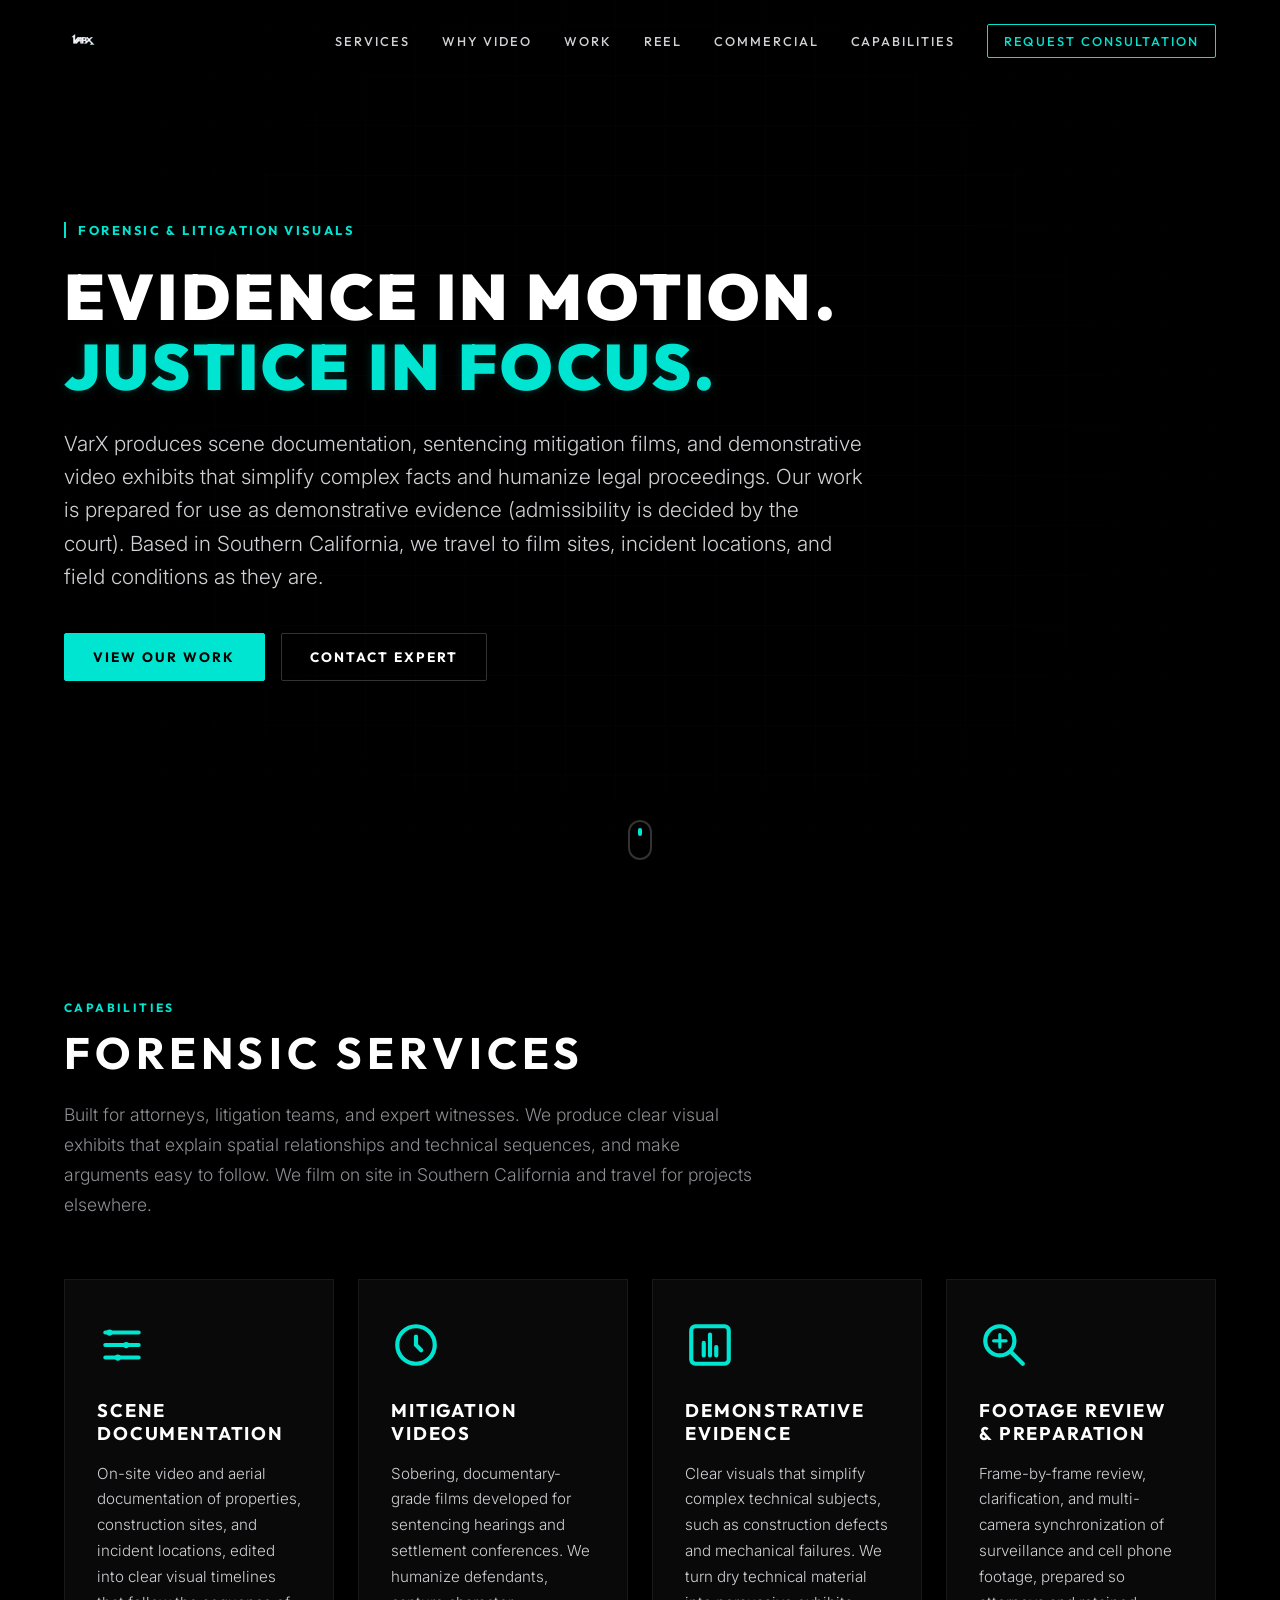
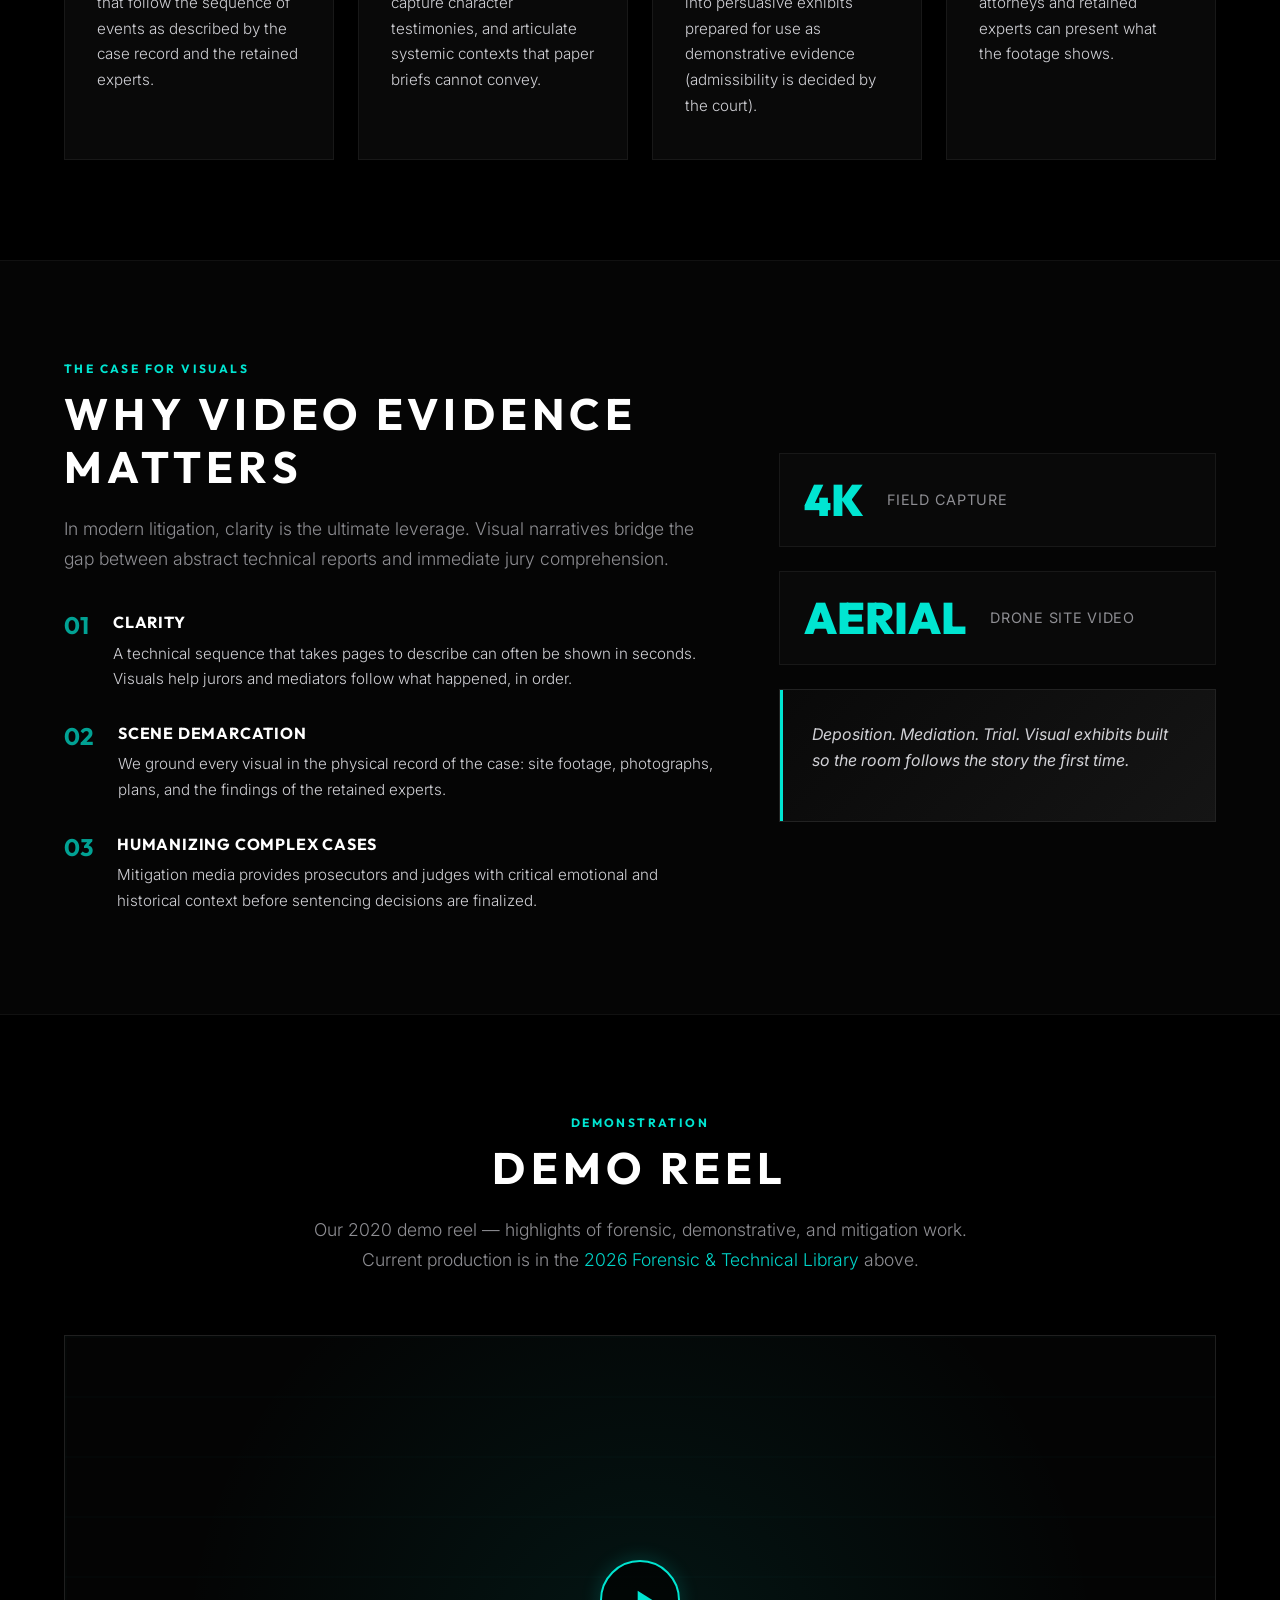
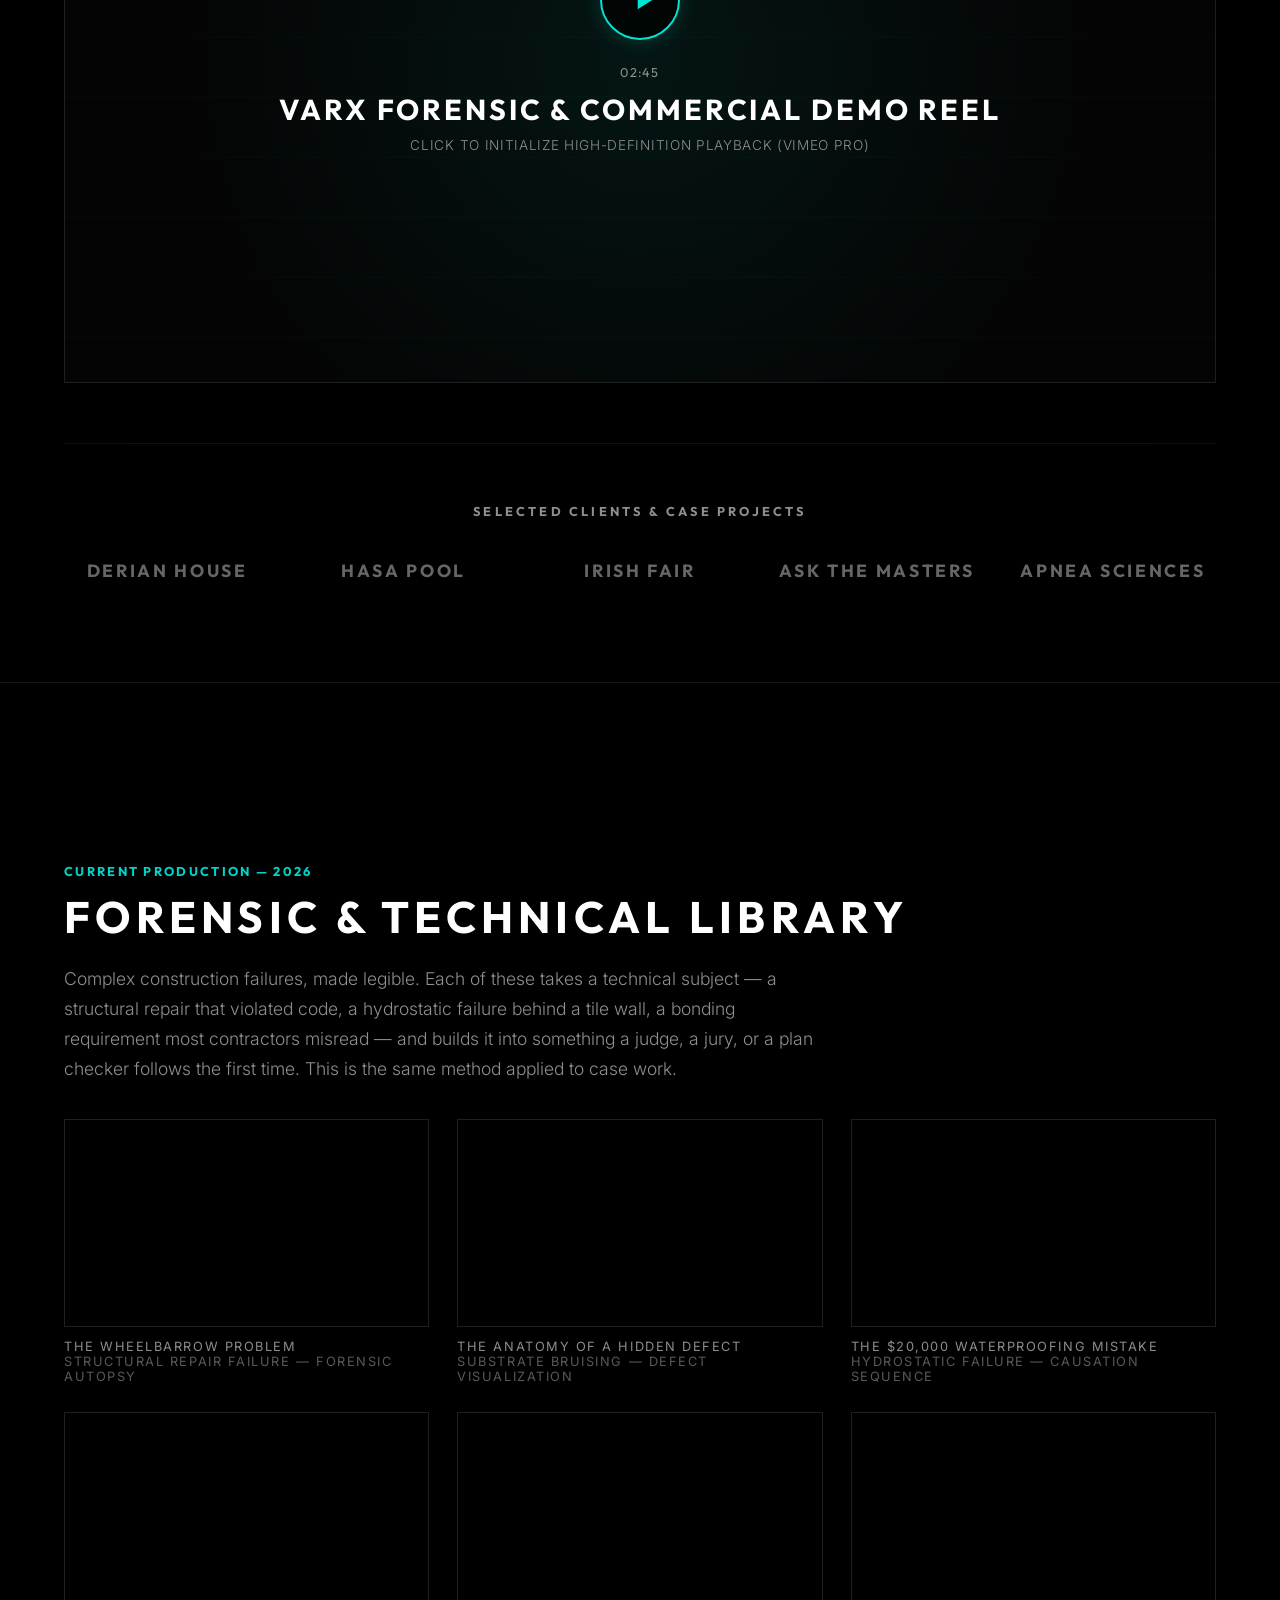
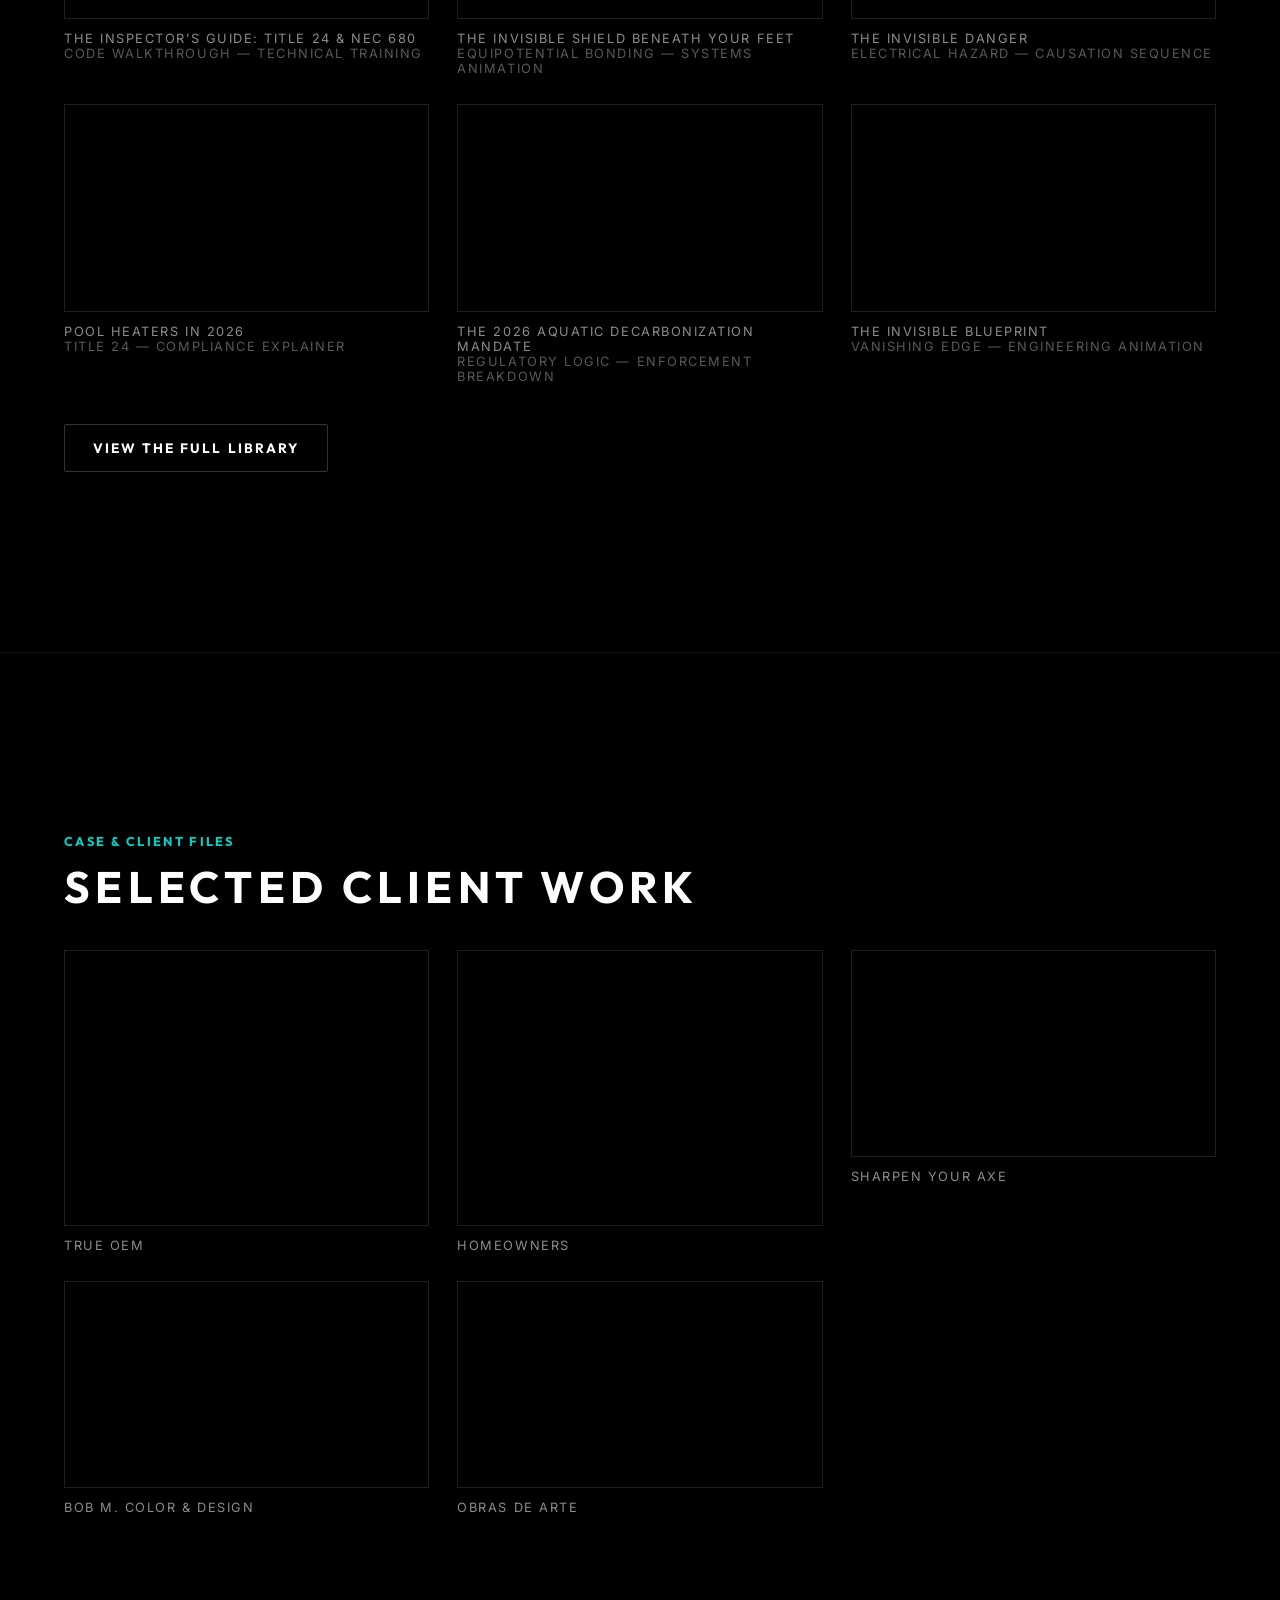
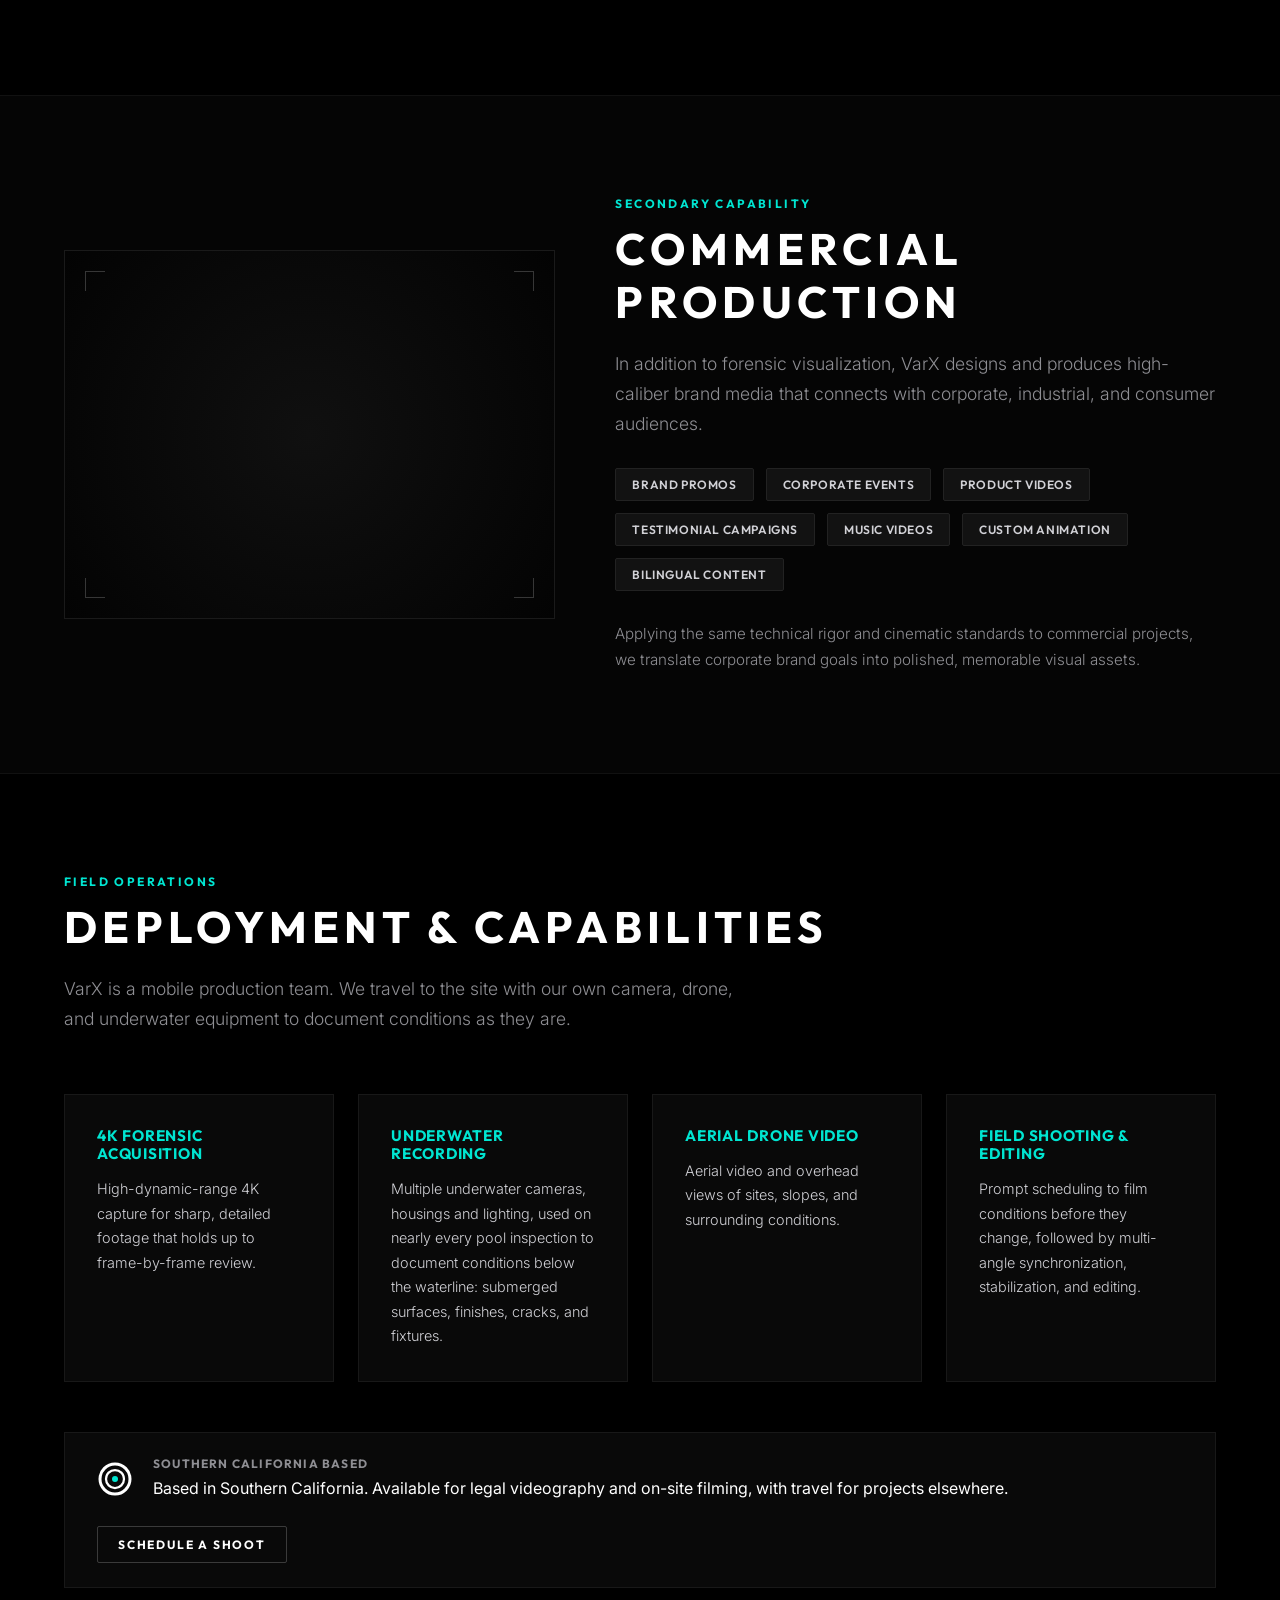
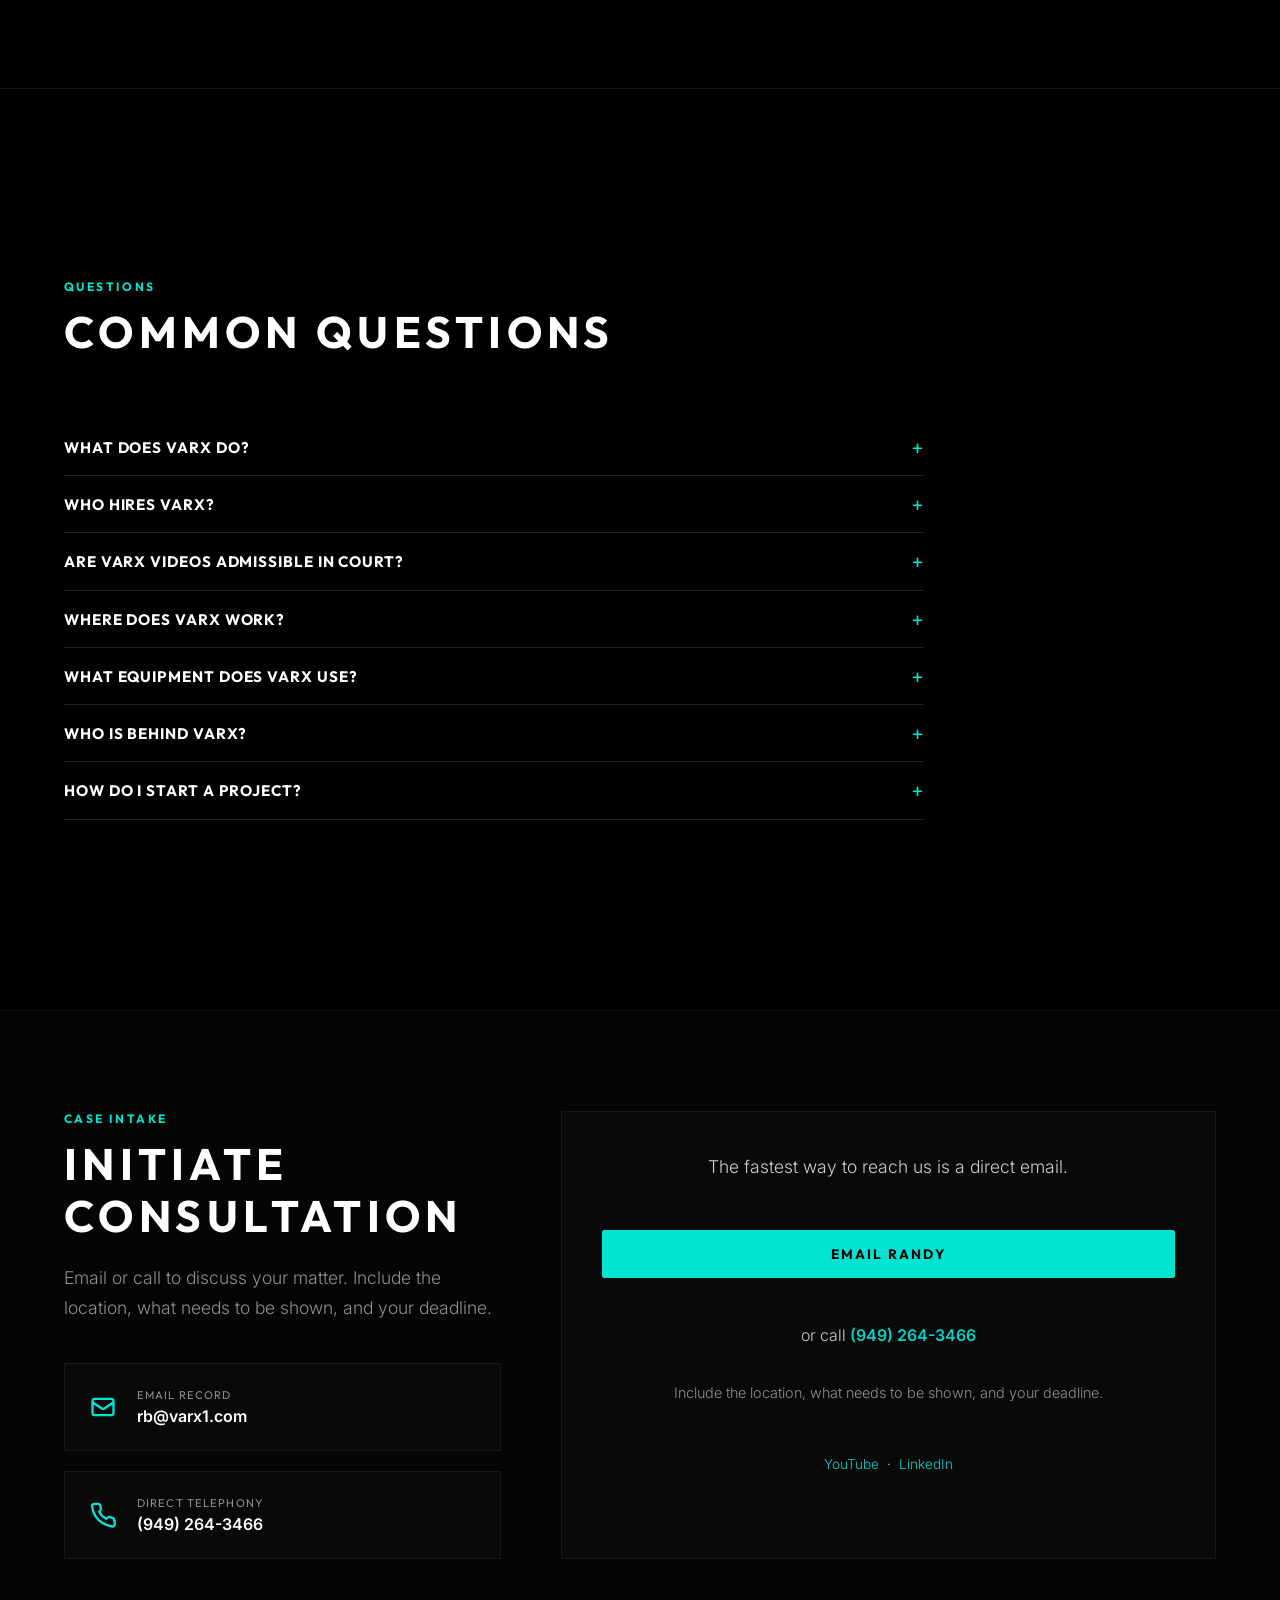
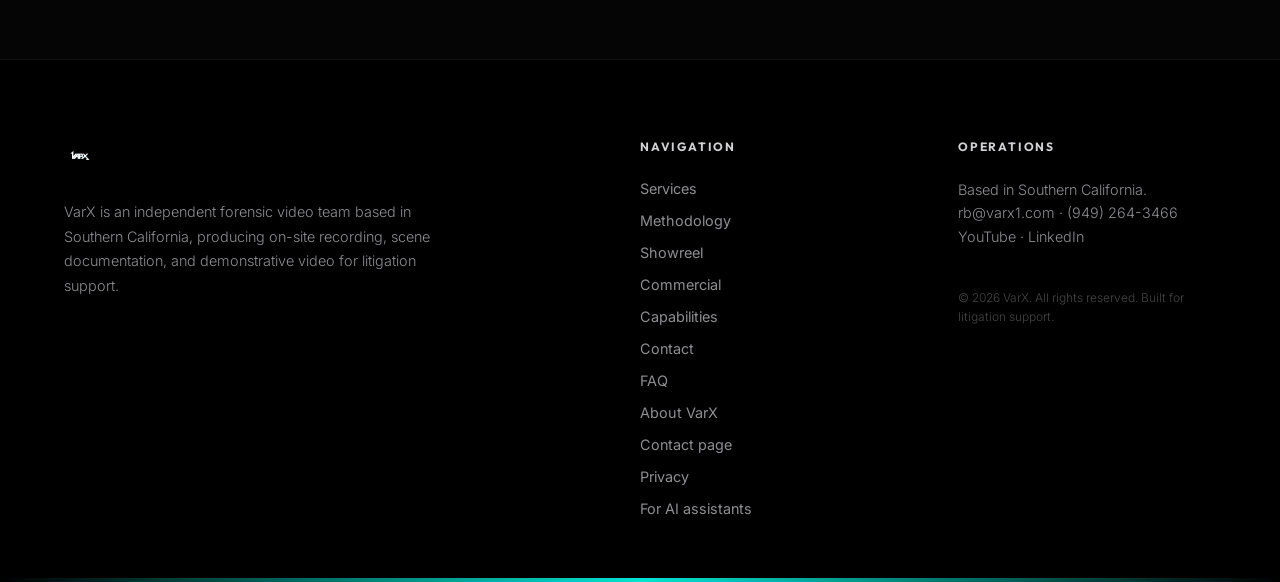
<file: index.html>
<!DOCTYPE html>
<html lang="en">
<head>
	<meta charset="UTF-8">
	<meta name="viewport" content="width=device-width, initial-scale=1.0">
	<meta name="description" content="VarX is a premier forensic video production team producing scene documentation, sentencing mitigation films, and demonstrative video exhibits for litigation teams.">
	<title>VarX | Forensic Video Production &amp; Demonstrative Exhibits for Litigation</title>
	<meta name="keywords" content="forensic video production, demonstrative evidence video, litigation video exhibits, sentencing mitigation video, scene documentation, legal videography, construction defect video, drone site video, Southern California">
	<link rel="canonical" href="https://varx1.com/">
	<link rel="alternate" type="text/markdown" href="https://varx1.com/index.md" title="Markdown version of this page">
	<link rel="help" type="text/plain" href="https://varx1.com/llms.txt" title="llms.txt: site guide for AI assistants">
	<meta property="og:type" content="website">
	<meta property="og:url" content="https://varx1.com/">
	<meta property="og:title" content="VarX | Forensic Video Production &amp; Demonstrative Exhibits">
	<meta property="og:description" content="Scene documentation, sentencing mitigation films and demonstrative video exhibits for attorneys and litigation teams. Southern California.">
	<meta property="og:image" content="https://varx1.com/assets/brand/varx-logo-black-bg.png">
	<meta name="twitter:card" content="summary_large_image">
	<script type="application/ld+json">
{
 "@context": "https://schema.org",
 "@graph": [
  {
   "@type": "ProfessionalService",
   "@id": "https://varx1.com/#organization",
   "name": "VarX",
   "alternateName": "VarX Forensic Video",
   "url": "https://varx1.com/",
   "logo": "https://varx1.com/assets/brand/varx-logo-black-bg.png",
   "image": "https://varx1.com/assets/brand/varx-logo-black-bg.png",
   "description": "VarX is an independent forensic video studio in Southern California producing scene documentation, sentencing mitigation films, demonstrative video exhibits and footage review for attorneys, litigation teams and expert witnesses. It also produces commercial brand media.",
   "telephone": "+1-949-264-3466",
   "email": "rb@varx1.com",
   "address": {
    "@type": "PostalAddress",
    "addressRegion": "CA",
    "addressCountry": "US"
   },
   "areaServed": [
    {
     "@type": "AdministrativeArea",
     "name": "Southern California"
    },
    {
     "@type": "Country",
     "name": "United States"
    }
   ],
   "knowsAbout": [
    "Forensic video production",
    "Demonstrative evidence video",
    "Litigation video exhibits",
    "Sentencing mitigation videos",
    "Scene documentation",
    "Legal videography",
    "Drone site video",
    "Underwater video documentation",
    "Surveillance and cell phone footage review",
    "Construction defect visualization"
   ],
   "founder": {
   "@type": "Person",
   "@id": "https://exteriorart.com/#person",
   "name": "Randy Beard",
   "url": "https://exteriorart.com/",
   "jobTitle": "Swimming Pool & Construction Defect Expert Witness",
   "description": "Swimming pool, landscape and construction defect expert witness in the pool trade since 1979; licensed California contractor C-53 and C-27, CSLB #871188.",
   "sameAs": ["https://exteriorart.com/about/", "https://www.linkedin.com/in/rlbeard"]
  },
   "sameAs": [
    "https://www.youtube.com/@varx1com",
    "https://www.linkedin.com/company/varx-forensic-video"
   ],
   "hasOfferCatalog": {
    "@type": "OfferCatalog",
    "name": "Forensic and commercial video services",
    "itemListElement": [
     {
      "@type": "Offer",
      "itemOffered": {
       "@type": "Service",
       "name": "Scene documentation",
       "serviceType": "Legal videography",
       "description": "On-site video and aerial documentation of properties, construction sites and incident locations, edited into visual timelines that follow the case record."
      }
     },
     {
      "@type": "Offer",
      "itemOffered": {
       "@type": "Service",
       "name": "Sentencing mitigation videos",
       "serviceType": "Mitigation video",
       "description": "Documentary-grade films for sentencing hearings and settlement conferences."
      }
     },
     {
      "@type": "Offer",
      "itemOffered": {
       "@type": "Service",
       "name": "Demonstrative evidence video",
       "serviceType": "Demonstrative exhibit",
       "description": "Visual exhibits that explain construction defects, mechanical failures and technical sequences. Admissibility is decided by the court."
      }
     },
     {
      "@type": "Offer",
      "itemOffered": {
       "@type": "Service",
       "name": "Footage review and preparation",
       "serviceType": "Forensic video review",
       "description": "Frame-by-frame review, clarification and multi-camera synchronization of surveillance and cell phone footage."
      }
     },
     {
      "@type": "Offer",
      "itemOffered": {
       "@type": "Service",
       "name": "Commercial video production",
       "serviceType": "Brand video production",
       "description": "Brand promos, corporate events, product and testimonial videos, music videos, custom animation and bilingual content."
      }
     }
    ]
   }
  },
  {
   "@type": "WebSite",
   "@id": "https://varx1.com/#website",
   "url": "https://varx1.com/",
   "name": "VarX Forensic Video",
   "publisher": {
    "@id": "https://varx1.com/#organization"
   },
   "inLanguage": "en-US"
  }
 ]
}
	</script>
	<script type="application/ld+json">
{
 "@context": "https://schema.org",
 "@type": "FAQPage",
 "mainEntity": [
  {
   "@type": "Question",
   "name": "What does VarX do?",
   "acceptedAnswer": {
    "@type": "Answer",
    "text": "VarX is a forensic video studio. It produces scene documentation, sentencing mitigation films, demonstrative video exhibits and footage review for attorneys, litigation teams and expert witnesses, and also produces commercial brand video."
   }
  },
  {
   "@type": "Question",
   "name": "Who hires VarX?",
   "acceptedAnswer": {
    "@type": "Answer",
    "text": "Attorneys, litigation teams and retained expert witnesses who need a technical sequence, a site condition or a person's story shown clearly at deposition, mediation, a sentencing hearing or trial."
   }
  },
  {
   "@type": "Question",
   "name": "Are VarX videos admissible in court?",
   "acceptedAnswer": {
    "@type": "Answer",
    "text": "VarX prepares its work for use as demonstrative evidence. Whether an exhibit is admitted is decided by the court. Every visual is grounded in the case record: site footage, photographs, plans and the findings of the retained experts."
   }
  },
  {
   "@type": "Question",
   "name": "Where does VarX work?",
   "acceptedAnswer": {
    "@type": "Answer",
    "text": "VarX is based in Southern California and films on site there. It travels for projects elsewhere, bringing its own camera, drone and underwater equipment."
   }
  },
  {
   "@type": "Question",
   "name": "What equipment does VarX use?",
   "acceptedAnswer": {
    "@type": "Answer",
    "text": "4K field cameras, aerial drones, and multiple underwater cameras with housings and lighting, used on nearly every pool inspection to document conditions below the waterline."
   }
  },
  {
   "@type": "Question",
   "name": "Who is behind VarX?",
   "acceptedAnswer": {
    "@type": "Answer",
    "text": "VarX is the forensic video studio of Randy Beard, a swimming pool and construction defect expert witness in the trade since 1979 (exteriorart.com). That construction background is why VarX's construction-defect exhibits are technically right."
   }
  },
  {
   "@type": "Question",
   "name": "How do I start a project?",
   "acceptedAnswer": {
    "@type": "Answer",
    "text": "Email rb@varx1.com or call (949) 264-3466 with the location, what needs to be shown, and your deadline."
   }
  }
 ]
}
	</script>
	<link rel="icon" type="image/png" href="assets/brand/varx-x-icon.png">
	<!-- Google Fonts -->
	<link rel="preconnect" href="https://fonts.googleapis.com">
	<link rel="preconnect" href="https://fonts.gstatic.com" crossorigin>
	<link href="https://fonts.googleapis.com/css2?family=Inter:wght@300;400;500;600&family=Outfit:wght@500;700;900&display=swap" rel="stylesheet">
	<!-- Style Sheet -->
	<link rel="stylesheet" href="index.css">
</head>
<body>

	<!-- Navigation -->
	<header class="main-header" id="main-header">
		<div class="header-container">
			<a href="#" class="logo-link" id="logo-link">
				<img src="assets/brand/varx-logo-black-bg.png" alt="VarX Logo" class="header-logo" id="header-logo">
			</a>
			<button class="mobile-menu-toggle" id="mobile-menu-toggle" aria-label="Toggle Navigation menu" aria-expanded="false">
				<span class="bar"></span>
				<span class="bar"></span>
				<span class="bar"></span>
			</button>
			<nav class="nav-menu" id="nav-menu">
				<ul class="nav-list">
					<li class="nav-item"><a href="#services" class="nav-link" id="nav-link-services">SERVICES</a></li>
					<li class="nav-item"><a href="#why-video" class="nav-link" id="nav-link-why">WHY VIDEO</a></li>
					<li class="nav-item"><a href="#current-work" class="nav-link" id="nav-link-current">WORK</a></li>
					<li class="nav-item"><a href="#portfolio" class="nav-link" id="nav-link-portfolio">REEL</a></li>
					<li class="nav-item"><a href="#commercial" class="nav-link" id="nav-link-commercial">COMMERCIAL</a></li>
					<li class="nav-item"><a href="#capabilities" class="nav-link" id="nav-link-capabilities">CAPABILITIES</a></li>
					<li class="nav-item"><a href="#contact" class="nav-link nav-btn" id="nav-link-contact-btn">REQUEST CONSULTATION</a></li>
				</ul>
			</nav>
		</div>
	</header>

	<!-- Hero Section -->
	<section class="hero-section" id="hero">
		<div class="grid-overlay"></div>
		<div class="hero-container">
			<div class="hero-content">
				<div class="hero-badge">FORENSIC & LITIGATION VISUALS</div>
				<h1 class="hero-title" id="hero-title">
					EVIDENCE IN MOTION.<br>
					<span class="teal-text">JUSTICE IN FOCUS.</span>
				</h1>
				<p class="hero-subtitle">
					VarX produces scene documentation, sentencing mitigation films, and demonstrative video exhibits that simplify complex facts and humanize legal proceedings. Our work is prepared for use as demonstrative evidence (admissibility is decided by the court). Based in Southern California, we travel to film sites, incident locations, and field conditions as they are.
				</p>
				<div class="hero-actions">
					<a href="#current-work" class="btn btn-primary" id="hero-cta-primary">VIEW OUR WORK</a>
					<a href="#contact" class="btn btn-secondary" id="hero-cta-secondary">CONTACT EXPERT</a>
				</div>
			</div>
		</div>
		<div class="scroll-indicator" id="scroll-indicator">
			<span class="scroll-dot"></span>
		</div>
	</section>

	<!-- Services Section (Primary) -->
	<section class="services-section" id="services">
		<div class="section-container">
			<div class="section-header">
				<span class="section-subtitle">CAPABILITIES</span>
				<h2 class="section-title">FORENSIC SERVICES</h2>
				<p class="section-description">
					Built for attorneys, litigation teams, and expert witnesses. We produce clear visual exhibits that explain spatial relationships and technical sequences, and make arguments easy to follow. We film on site in Southern California and travel for projects elsewhere.
				</p>
			</div>

			<div class="services-grid">
				<!-- Service 1 -->
				<div class="service-card" id="service-reconstruction">
					<div class="service-icon-wrapper">
						<svg class="service-icon" viewBox="0 0 24 24" fill="none" xmlns="http://www.w3.org/2000/svg">
							<path d="M4 6H20M4 12H20M4 18H20" stroke="currentColor" stroke-width="2" stroke-linecap="round"/>
							<circle cx="6" cy="6" r="1.5" fill="var(--teal-color)"/>
							<circle cx="14" cy="12" r="1.5" fill="var(--teal-color)"/>
							<circle cx="10" cy="18" r="1.5" fill="var(--teal-color)"/>
						</svg>
					</div>
					<h3 class="service-title">SCENE DOCUMENTATION</h3>
					<p class="service-text">
						On-site video and aerial documentation of properties, construction sites, and incident locations, edited into clear visual timelines that follow the sequence of events as described by the case record and the retained experts.
					</p>
				</div>

				<!-- Service 2 -->
				<div class="service-card" id="service-mitigation">
					<div class="service-icon-wrapper">
						<svg class="service-icon" viewBox="0 0 24 24" fill="none" xmlns="http://www.w3.org/2000/svg">
							<path d="M12 21C16.9706 21 21 16.9706 21 12C21 7.02944 16.9706 3 12 3C7.02944 3 3 7.02944 3 12C3 16.9706 7.02944 21 12 21Z" stroke="currentColor" stroke-width="2"/>
							<path d="M12 8V12L14.5 14.5" stroke="currentColor" stroke-width="2" stroke-linecap="round"/>
						</svg>
					</div>
					<h3 class="service-title">MITIGATION VIDEOS</h3>
					<p class="service-text">
						Sobering, documentary-grade films developed for sentencing hearings and settlement conferences. We humanize defendants, capture character testimonies, and articulate systemic contexts that paper briefs cannot convey.
					</p>
				</div>

				<!-- Service 3 -->
				<div class="service-card" id="service-demonstrative">
					<div class="service-icon-wrapper">
						<svg class="service-icon" viewBox="0 0 24 24" fill="none" xmlns="http://www.w3.org/2000/svg">
							<path d="M19 3H5C3.89543 3 3 3.89543 3 5V19C3 20.1046 3.89543 21 5 21H19C20.1046 21 21 20.1046 21 19V5C21 3.89543 20.1046 3 19 3Z" stroke="currentColor" stroke-width="2" stroke-linejoin="round"/>
							<path d="M9 17V11M12 17V7M15 17V13" stroke="currentColor" stroke-width="2" stroke-linecap="round" stroke-linejoin="round"/>
						</svg>
					</div>
					<h3 class="service-title">DEMONSTRATIVE EVIDENCE</h3>
					<p class="service-text">
						Clear visuals that simplify complex technical subjects, such as construction defects and mechanical failures. We turn dry technical material into persuasive exhibits prepared for use as demonstrative evidence (admissibility is decided by the court).
					</p>
				</div>

				<!-- Service 4 -->
				<div class="service-card" id="service-analysis">
					<div class="service-icon-wrapper">
						<svg class="service-icon" viewBox="0 0 24 24" fill="none" xmlns="http://www.w3.org/2000/svg">
							<path d="M15 15L21 21M10 17C6.13401 17 3 13.866 3 10C3 6.13401 6.13401 3 10 3C13.866 3 17 6.13401 17 10C17 13.866 13.866 17 10 17Z" stroke="currentColor" stroke-width="2" stroke-linecap="round" stroke-linejoin="round"/>
							<path d="M10 7V13M7 10H13" stroke="currentColor" stroke-width="1.5" stroke-linecap="round"/>
						</svg>
					</div>
					<h3 class="service-title">FOOTAGE REVIEW & PREPARATION</h3>
					<p class="service-text">
						Frame-by-frame review, clarification, and multi-camera synchronization of surveillance and cell phone footage, prepared so attorneys and retained experts can present what the footage shows.
					</p>
				</div>
			</div>
		</div>
	</section>

	<!-- Why Video Section -->
	<section class="why-video-section" id="why-video">
		<div class="section-container">
			<div class="why-video-grid">
				<div class="why-video-content">
					<span class="section-subtitle">THE CASE FOR VISUALS</span>
					<h2 class="section-title">WHY VIDEO EVIDENCE MATTERS</h2>
					<p class="section-description">
						In modern litigation, clarity is the ultimate leverage. Visual narratives bridge the gap between abstract technical reports and immediate jury comprehension.
					</p>
					
					<div class="benefits-list">
						<div class="benefit-item">
							<span class="benefit-num">01</span>
							<div class="benefit-detail">
								<h3>Clarity</h3>
								<p>A technical sequence that takes pages to describe can often be shown in seconds. Visuals help jurors and mediators follow what happened, in order.</p>
							</div>
						</div>
						<div class="benefit-item">
							<span class="benefit-num">02</span>
							<div class="benefit-detail">
								<h3>Scene Demarcation</h3>
								<p>We ground every visual in the physical record of the case: site footage, photographs, plans, and the findings of the retained experts.</p>
							</div>
						</div>
						<div class="benefit-item">
							<span class="benefit-num">03</span>
							<div class="benefit-detail">
								<h3>Humanizing Complex Cases</h3>
								<p>Mitigation media provides prosecutors and judges with critical emotional and historical context before sentencing decisions are finalized.</p>
							</div>
						</div>
					</div>
				</div>
				
				<div class="why-video-visual">
					<div class="stats-panel">
						<div class="stat-box">
							<div class="stat-value">4K</div>
							<div class="stat-label">Field Capture</div>
						</div>
						<div class="stat-box">
							<div class="stat-value">AERIAL</div>
							<div class="stat-label">Drone Site Video</div>
						</div>
						<div class="stat-box-large">
							<div class="stat-quote">Deposition. Mediation. Trial. Visual exhibits built so the room follows the story the first time.</div>
						</div>
					</div>
				</div>
			</div>
		</div>
	</section>

	<!-- Showreel & Portfolio Section -->
	<section class="portfolio-section" id="portfolio">
		<div class="section-container">
			<div class="section-header text-center">
				<span class="section-subtitle">DEMONSTRATION</span>
				<h2 class="section-title">DEMO REEL</h2>
				<p class="section-description max-w-2xl mx-auto">
					Our 2020 demo reel &mdash; highlights of forensic, demonstrative, and mitigation work. Current production is in the <a href="#current-work" style="color:#00d4c8;">2026 Forensic &amp; Technical Library</a> above.
				</p>
			</div>

			<!-- Video Embed/Placeholder -->
			<div class="video-player-container" id="video-player-container">
				<div class="video-poster" id="video-poster">
					<div class="video-overlay-glow"></div>
					<div class="video-poster-content">
						<div class="play-button" id="play-button" aria-label="Play Showreel">
							<svg viewBox="0 0 24 24" fill="none" xmlns="http://www.w3.org/2000/svg">
								<path d="M8 5V19L19 12L8 5Z" fill="currentColor"/>
							</svg>
						</div>
						<span class="video-duration">02:45</span>
						<h3 class="video-poster-title">VARX FORENSIC & COMMERCIAL DEMO REEL</h3>
						<p class="video-poster-subtitle">Click to initialize high-definition playback (Vimeo Pro)</p>
					</div>
				</div>
				
				<!-- Vimeo Showreel — Varx 2020 reel_1 (Vimeo Pro ID 1197201223) -->
				<div class="iframe-wrapper hidden" id="iframe-wrapper">
					<iframe
						id="vimeo-player"
						data-src="https://player.vimeo.com/video/1197201223?badge=0&amp;autopause=0&amp;autoplay=1&amp;player_id=0&amp;app_id=58479"
						frameborder="0"
						allow="autoplay; fullscreen; picture-in-picture; clipboard-write; encrypted-media; web-share"
						referrerpolicy="strict-origin-when-cross-origin"
						title="Varx 2020 Showreel">
					</iframe>
				</div>
			</div>

			<!-- Selected Clients / Portfolio references -->
			<div class="clients-showcase">
				<h3 class="clients-title">SELECTED CLIENTS &amp; CASE PROJECTS</h3>
				<div class="clients-list">
					<div class="client-item"><span>DERIAN HOUSE</span></div>
					<div class="client-item"><span>HASA POOL</span></div>
					<div class="client-item"><span>IRISH FAIR</span></div>
					<div class="client-item"><span>ASK THE MASTERS</span></div>
					<div class="client-item"><span>APNEA SCIENCES</span></div>
				</div>
			</div>
		</div>
	</section>

	<!-- Current Work — 2026 forensic & technical library -->
	<section class="work-section" id="current-work" style="background:#000;padding:80px 0;border-top:1px solid rgba(255,255,255,0.08);">
		<div class="section-container">
			<span class="section-subtitle" style="color:#00d4c8;letter-spacing:0.18em;text-transform:uppercase;font-size:0.8rem;">CURRENT PRODUCTION &mdash; 2026</span>
			<h2 class="section-title" style="margin-top:8px;">FORENSIC &amp; TECHNICAL LIBRARY</h2>
			<p class="section-description" style="max-width:70ch;margin-top:16px;">
				Complex construction failures, made legible. Each of these takes a technical subject &mdash; a structural repair that violated code, a hydrostatic failure behind a tile wall, a bonding requirement most contractors misread &mdash; and builds it into something a judge, a jury, or a plan checker follows the first time. This is the same method applied to case work.
			</p>
			<div style="display:grid;grid-template-columns:repeat(auto-fit,minmax(340px,1fr));gap:28px;margin-top:36px;">
				<!-- VIDEO-SYNC:START -->
				<figure style="margin:0;">
					<div style="padding:56.25% 0 0 0;position:relative;border:1px solid rgba(255,255,255,0.12);">
						<iframe src="https://www.youtube.com/embed/pvhh90274EM" loading="lazy" frameborder="0" allow="accelerometer; autoplay; clipboard-write; encrypted-media; gyroscope; picture-in-picture; web-share" allowfullscreen referrerpolicy="strict-origin-when-cross-origin" style="position:absolute;top:0;left:0;width:100%;height:100%;" title="The Wheelbarrow Problem: Why Concrete Pool Repairs Fail"></iframe>
					</div>
					<figcaption style="margin-top:12px;font-size:0.8rem;letter-spacing:0.12em;text-transform:uppercase;color:rgba(255,255,255,0.55);">The Wheelbarrow Problem<br><span style="color:rgba(255,255,255,0.35);">Structural repair failure &mdash; forensic autopsy</span></figcaption>
				</figure>
				<figure style="margin:0;">
					<div style="padding:56.25% 0 0 0;position:relative;border:1px solid rgba(255,255,255,0.12);">
						<iframe src="https://www.youtube.com/embed/ExCSAOwOp7I" loading="lazy" frameborder="0" allow="accelerometer; autoplay; clipboard-write; encrypted-media; gyroscope; picture-in-picture; web-share" allowfullscreen referrerpolicy="strict-origin-when-cross-origin" style="position:absolute;top:0;left:0;width:100%;height:100%;" title="The Anatomy of a Hidden Defect"></iframe>
					</div>
					<figcaption style="margin-top:12px;font-size:0.8rem;letter-spacing:0.12em;text-transform:uppercase;color:rgba(255,255,255,0.55);">The Anatomy of a Hidden Defect<br><span style="color:rgba(255,255,255,0.35);">Substrate bruising &mdash; defect visualization</span></figcaption>
				</figure>
				<figure style="margin:0;">
					<div style="padding:56.25% 0 0 0;position:relative;border:1px solid rgba(255,255,255,0.12);">
						<iframe src="https://www.youtube.com/embed/Vc-3XYEhwfQ" loading="lazy" frameborder="0" allow="accelerometer; autoplay; clipboard-write; encrypted-media; gyroscope; picture-in-picture; web-share" allowfullscreen referrerpolicy="strict-origin-when-cross-origin" style="position:absolute;top:0;left:0;width:100%;height:100%;" title="The $20,000 Pool Waterproofing Mistake"></iframe>
					</div>
					<figcaption style="margin-top:12px;font-size:0.8rem;letter-spacing:0.12em;text-transform:uppercase;color:rgba(255,255,255,0.55);">The $20,000 Waterproofing Mistake<br><span style="color:rgba(255,255,255,0.35);">Hydrostatic failure &mdash; causation sequence</span></figcaption>
				</figure>
				<figure style="margin:0;">
					<div style="padding:56.25% 0 0 0;position:relative;border:1px solid rgba(255,255,255,0.12);">
						<iframe src="https://www.youtube.com/embed/lLWjbPuxTXM" loading="lazy" frameborder="0" allow="accelerometer; autoplay; clipboard-write; encrypted-media; gyroscope; picture-in-picture; web-share" allowfullscreen referrerpolicy="strict-origin-when-cross-origin" style="position:absolute;top:0;left:0;width:100%;height:100%;" title="The Inspector&#x27;s Guide to Title 24 &amp; NEC 680"></iframe>
					</div>
					<figcaption style="margin-top:12px;font-size:0.8rem;letter-spacing:0.12em;text-transform:uppercase;color:rgba(255,255,255,0.55);">The Inspector&rsquo;s Guide: Title 24 &amp; NEC 680<br><span style="color:rgba(255,255,255,0.35);">Code walkthrough &mdash; technical training</span></figcaption>
				</figure>
				<figure style="margin:0;">
					<div style="padding:56.25% 0 0 0;position:relative;border:1px solid rgba(255,255,255,0.12);">
						<iframe src="https://www.youtube.com/embed/BJG6RBcOQ8s" loading="lazy" frameborder="0" allow="accelerometer; autoplay; clipboard-write; encrypted-media; gyroscope; picture-in-picture; web-share" allowfullscreen referrerpolicy="strict-origin-when-cross-origin" style="position:absolute;top:0;left:0;width:100%;height:100%;" title="The Invisible Shield Beneath Your Feet"></iframe>
					</div>
					<figcaption style="margin-top:12px;font-size:0.8rem;letter-spacing:0.12em;text-transform:uppercase;color:rgba(255,255,255,0.55);">The Invisible Shield Beneath Your Feet<br><span style="color:rgba(255,255,255,0.35);">Equipotential bonding &mdash; systems animation</span></figcaption>
				</figure>
				<figure style="margin:0;">
					<div style="padding:56.25% 0 0 0;position:relative;border:1px solid rgba(255,255,255,0.12);">
						<iframe src="https://www.youtube.com/embed/iUAoW5e9DBw" loading="lazy" frameborder="0" allow="accelerometer; autoplay; clipboard-write; encrypted-media; gyroscope; picture-in-picture; web-share" allowfullscreen referrerpolicy="strict-origin-when-cross-origin" style="position:absolute;top:0;left:0;width:100%;height:100%;" title="The Invisible Danger - Pool Electrical Safety"></iframe>
					</div>
					<figcaption style="margin-top:12px;font-size:0.8rem;letter-spacing:0.12em;text-transform:uppercase;color:rgba(255,255,255,0.55);">The Invisible Danger<br><span style="color:rgba(255,255,255,0.35);">Electrical hazard &mdash; causation sequence</span></figcaption>
				</figure>
				<figure style="margin:0;">
					<div style="padding:56.25% 0 0 0;position:relative;border:1px solid rgba(255,255,255,0.12);">
						<iframe src="https://www.youtube.com/embed/8Df2t99WRpU" loading="lazy" frameborder="0" allow="accelerometer; autoplay; clipboard-write; encrypted-media; gyroscope; picture-in-picture; web-share" allowfullscreen referrerpolicy="strict-origin-when-cross-origin" style="position:absolute;top:0;left:0;width:100%;height:100%;" title="Pool Heaters in 2026 - The Title 24 Contractor&#x27;s Guide"></iframe>
					</div>
					<figcaption style="margin-top:12px;font-size:0.8rem;letter-spacing:0.12em;text-transform:uppercase;color:rgba(255,255,255,0.55);">Pool Heaters in 2026<br><span style="color:rgba(255,255,255,0.35);">Title 24 &mdash; compliance explainer</span></figcaption>
				</figure>
				<figure style="margin:0;">
					<div style="padding:56.25% 0 0 0;position:relative;border:1px solid rgba(255,255,255,0.12);">
						<iframe src="https://www.youtube.com/embed/6CKZo-o4RRM" loading="lazy" frameborder="0" allow="accelerometer; autoplay; clipboard-write; encrypted-media; gyroscope; picture-in-picture; web-share" allowfullscreen referrerpolicy="strict-origin-when-cross-origin" style="position:absolute;top:0;left:0;width:100%;height:100%;" title="The 2026 Aquatic Decarbonization Mandate"></iframe>
					</div>
					<figcaption style="margin-top:12px;font-size:0.8rem;letter-spacing:0.12em;text-transform:uppercase;color:rgba(255,255,255,0.55);">The 2026 Aquatic Decarbonization Mandate<br><span style="color:rgba(255,255,255,0.35);">Regulatory logic &mdash; enforcement breakdown</span></figcaption>
				</figure>
				<figure style="margin:0;">
					<div style="padding:56.25% 0 0 0;position:relative;border:1px solid rgba(255,255,255,0.12);">
						<iframe src="https://www.youtube.com/embed/d-ThQG6gsOU" loading="lazy" frameborder="0" allow="accelerometer; autoplay; clipboard-write; encrypted-media; gyroscope; picture-in-picture; web-share" allowfullscreen referrerpolicy="strict-origin-when-cross-origin" style="position:absolute;top:0;left:0;width:100%;height:100%;" title="The Invisible Blueprint - Engineering the Vanishing Edge"></iframe>
					</div>
					<figcaption style="margin-top:12px;font-size:0.8rem;letter-spacing:0.12em;text-transform:uppercase;color:rgba(255,255,255,0.55);">The Invisible Blueprint<br><span style="color:rgba(255,255,255,0.35);">Vanishing edge &mdash; engineering animation</span></figcaption>
				</figure>
				<!-- VIDEO-SYNC:END -->
			</div>
			<div style="margin-top:40px;">
				<a href="https://www.youtube.com/@varx1com" class="btn btn-secondary" target="_blank" rel="noopener">VIEW THE FULL LIBRARY</a>
			</div>
		</div>
	</section>

	<!-- Selected Work — portfolio video grid (scales: add more <figure> cards here) -->
	<section class="work-section" id="work" style="background:#000;padding:80px 0;border-top:1px solid rgba(255,255,255,0.08);">
		<div class="section-container">
			<span class="section-subtitle" style="color:#00d4c8;letter-spacing:0.18em;text-transform:uppercase;font-size:0.8rem;">CASE & CLIENT FILES</span>
			<h2 class="section-title" style="margin-top:8px;">SELECTED CLIENT WORK</h2>
			<div style="display:grid;grid-template-columns:repeat(auto-fit,minmax(340px,1fr));gap:28px;margin-top:36px;">
				<!-- True OEM (Vimeo 1197340799) -->
				<figure style="margin:0;">
					<div style="padding:75% 0 0 0;position:relative;border:1px solid rgba(255,255,255,0.12);">
						<iframe src="https://player.vimeo.com/video/1197340799?badge=0&amp;autopause=0&amp;player_id=0&amp;app_id=58479" frameborder="0" allow="fullscreen; picture-in-picture; clipboard-write; encrypted-media; web-share" referrerpolicy="strict-origin-when-cross-origin" style="position:absolute;top:0;left:0;width:100%;height:100%;" title="True OEM"></iframe>
					</div>
					<figcaption style="margin-top:12px;font-size:0.8rem;letter-spacing:0.12em;text-transform:uppercase;color:rgba(255,255,255,0.55);">True OEM</figcaption>
				</figure>
				<!-- HomeOwners (Vimeo 1197342627) -->
				<figure style="margin:0;">
					<div style="padding:75% 0 0 0;position:relative;border:1px solid rgba(255,255,255,0.12);">
						<iframe src="https://player.vimeo.com/video/1197342627?badge=0&amp;autopause=0&amp;player_id=0&amp;app_id=58479" frameborder="0" allow="fullscreen; picture-in-picture; clipboard-write; encrypted-media; web-share" referrerpolicy="strict-origin-when-cross-origin" style="position:absolute;top:0;left:0;width:100%;height:100%;" title="HomeOwners"></iframe>
					</div>
					<figcaption style="margin-top:12px;font-size:0.8rem;letter-spacing:0.12em;text-transform:uppercase;color:rgba(255,255,255,0.55);">HomeOwners</figcaption>
				</figure>
				<!-- Sharpen Your Axe (Vimeo 1197351272) -->
				<figure style="margin:0;">
					<div style="padding:56.25% 0 0 0;position:relative;border:1px solid rgba(255,255,255,0.12);">
						<iframe src="https://player.vimeo.com/video/1197351272?badge=0&amp;autopause=0&amp;player_id=0&amp;app_id=58479" frameborder="0" allow="fullscreen; picture-in-picture; clipboard-write; encrypted-media; web-share" referrerpolicy="strict-origin-when-cross-origin" style="position:absolute;top:0;left:0;width:100%;height:100%;" title="Sharpen Your Axe"></iframe>
					</div>
					<figcaption style="margin-top:12px;font-size:0.8rem;letter-spacing:0.12em;text-transform:uppercase;color:rgba(255,255,255,0.55);">Sharpen Your Axe</figcaption>
				</figure>
				<!-- Bob M. Color & Design (Vimeo 1197353450) -->
				<figure style="margin:0;">
					<div style="padding:56.25% 0 0 0;position:relative;border:1px solid rgba(255,255,255,0.12);">
						<iframe src="https://player.vimeo.com/video/1197353450?badge=0&amp;autopause=0&amp;player_id=0&amp;app_id=58479" frameborder="0" allow="fullscreen; picture-in-picture; clipboard-write; encrypted-media; web-share" referrerpolicy="strict-origin-when-cross-origin" style="position:absolute;top:0;left:0;width:100%;height:100%;" title="Bob M. Color &amp; Design"></iframe>
					</div>
					<figcaption style="margin-top:12px;font-size:0.8rem;letter-spacing:0.12em;text-transform:uppercase;color:rgba(255,255,255,0.55);">Bob M. Color &amp; Design</figcaption>
				</figure>
				<!-- Obras de Arte (Vimeo 1197356580) -->
				<figure style="margin:0;">
					<div style="padding:56.25% 0 0 0;position:relative;border:1px solid rgba(255,255,255,0.12);">
						<iframe src="https://player.vimeo.com/video/1197356580?badge=0&amp;autopause=0&amp;player_id=0&amp;app_id=58479" frameborder="0" allow="fullscreen; picture-in-picture; clipboard-write; encrypted-media; web-share" referrerpolicy="strict-origin-when-cross-origin" style="position:absolute;top:0;left:0;width:100%;height:100%;" title="Obras de Arte"></iframe>
					</div>
					<figcaption style="margin-top:12px;font-size:0.8rem;letter-spacing:0.12em;text-transform:uppercase;color:rgba(255,255,255,0.55);">Obras de Arte</figcaption>
				</figure>
			</div>
		</div>
	</section>

	<!-- Commercial Production Section (Secondary) -->
	<section class="commercial-section" id="commercial">
		<div class="section-container">
			<div class="commercial-grid">
				<div class="commercial-visual">
					<div class="commercial-image-placeholder">
						<div class="focus-reticle top-left"></div>
						<div class="focus-reticle top-right"></div>
						<div class="focus-reticle bottom-left"></div>
						<div class="focus-reticle bottom-right"></div>
						<!-- Vimeo: Varx smoke promo final (ID 1197224105) -->
						<div style="padding:56.25% 0 0 0;position:relative;width:100%;">
							<iframe
								src="https://player.vimeo.com/video/1197224105?badge=0&amp;autopause=0&amp;player_id=0&amp;app_id=58479"
								frameborder="0"
								allow="autoplay; fullscreen; picture-in-picture; clipboard-write; encrypted-media; web-share"
								referrerpolicy="strict-origin-when-cross-origin"
								style="position:absolute;top:0;left:0;width:100%;height:100%;"
								title="Varx smoke promo final">
							</iframe>
						</div>
					</div>
				</div>

				<div class="commercial-content">
					<span class="section-subtitle">SECONDARY CAPABILITY</span>
					<h2 class="section-title">COMMERCIAL PRODUCTION</h2>
					<p class="section-description">
						In addition to forensic visualization, VarX designs and produces high-caliber brand media that connects with corporate, industrial, and consumer audiences.
					</p>
					
					<div class="commercial-services">
						<div class="c-service-pill">Brand Promos</div>
						<div class="c-service-pill">Corporate Events</div>
						<div class="c-service-pill">Product Videos</div>
						<div class="c-service-pill">Testimonial Campaigns</div>
						<div class="c-service-pill">Music Videos</div>
						<div class="c-service-pill">Custom Animation</div>
						<div class="c-service-pill">Bilingual Content</div>
					</div>

					<p class="commercial-note">
						Applying the same technical rigor and cinematic standards to commercial projects, we translate corporate brand goals into polished, memorable visual assets.
					</p>
				</div>
			</div>
		</div>
	</section>

	<!-- Capabilities Section -->
	<section class="capabilities-section" id="capabilities">
		<div class="section-container">
			<div class="section-header">
				<span class="section-subtitle">FIELD OPERATIONS</span>
				<h2 class="section-title">DEPLOYMENT & CAPABILITIES</h2>
				<p class="section-description">
					VarX is a mobile production team. We travel to the site with our own camera, drone, and underwater equipment to document conditions as they are.
				</p>
			</div>

			<div class="capabilities-grid">
				<div class="capabilities-card" id="feat-4k">
					<h3>4K Forensic Acquisition</h3>
					<p>High-dynamic-range 4K capture for sharp, detailed footage that holds up to frame-by-frame review.</p>
				</div>
				<div class="capabilities-card" id="feat-underwater">
					<h3>Underwater Recording</h3>
					<p>Multiple underwater cameras, housings and lighting, used on nearly every pool inspection to document conditions below the waterline: submerged surfaces, finishes, cracks, and fixtures.</p>
				</div>
				<div class="capabilities-card" id="feat-aerial">
					<h3>Aerial Drone Video</h3>
					<p>Aerial video and overhead views of sites, slopes, and surrounding conditions.</p>
				</div>
				<div class="capabilities-card" id="feat-sync">
					<h3>Field Shooting & Editing</h3>
					<p>Prompt scheduling to film conditions before they change, followed by multi-angle synchronization, stabilization, and editing.</p>
				</div>
			</div>

			<div class="capabilities-panel">
				<div class="address-details">
					<div class="address-icon">
						<svg viewBox="0 0 24 24" fill="none" xmlns="http://www.w3.org/2000/svg">
							<circle cx="12" cy="12" r="10" stroke="currentColor" stroke-width="2"/>
							<circle cx="12" cy="12" r="6" stroke="currentColor" stroke-width="1.5"/>
							<circle cx="12" cy="12" r="2" fill="var(--teal-color)"/>
						</svg>
					</div>
					<div>
						<h3 class="address-heading">SOUTHERN CALIFORNIA BASED</h3>
						<p>Based in Southern California. Available for legal videography and on-site filming, with travel for projects elsewhere.</p>
					</div>
				</div>
				<a href="#contact" class="btn btn-secondary btn-sm" id="dispatch-link">SCHEDULE A SHOOT</a>
			</div>
		</div>
	</section>

	<!-- FAQ -->
	<section class="faq-section-vx" id="faq">
		<div class="section-container">
			<div class="section-header">
				<span class="section-subtitle">QUESTIONS</span>
				<h2 class="section-title">COMMON QUESTIONS</h2>
			</div>
			<div class="faq-list-vx">
				<details class="faq-item-vx">
					<summary><h3 class="faq-q">What does VarX do?</h3></summary>
					<p>VarX is a forensic video studio. It produces scene documentation, sentencing mitigation films, demonstrative video exhibits and footage review for attorneys, litigation teams and expert witnesses, and also produces commercial brand video.</p>
				</details>
				<details class="faq-item-vx">
					<summary><h3 class="faq-q">Who hires VarX?</h3></summary>
					<p>Attorneys, litigation teams and retained expert witnesses who need a technical sequence, a site condition or a person's story shown clearly at deposition, mediation, a sentencing hearing or trial.</p>
				</details>
				<details class="faq-item-vx">
					<summary><h3 class="faq-q">Are VarX videos admissible in court?</h3></summary>
					<p>VarX prepares its work for use as demonstrative evidence. Whether an exhibit is admitted is decided by the court. Every visual is grounded in the case record: site footage, photographs, plans and the findings of the retained experts.</p>
				</details>
				<details class="faq-item-vx">
					<summary><h3 class="faq-q">Where does VarX work?</h3></summary>
					<p>VarX is based in Southern California and films on site there. It travels for projects elsewhere, bringing its own camera, drone and underwater equipment.</p>
				</details>
				<details class="faq-item-vx">
					<summary><h3 class="faq-q">What equipment does VarX use?</h3></summary>
					<p>4K field cameras, aerial drones, and multiple underwater cameras with housings and lighting, used on nearly every pool inspection to document conditions below the waterline.</p>
				</details>
				<details class="faq-item-vx">
					<summary><h3 class="faq-q">Who is behind VarX?</h3></summary>
					<p>VarX is the forensic video studio of Randy Beard, a swimming pool and construction defect expert witness in the trade since 1979 (exteriorart.com). That construction background is why VarX's construction-defect exhibits are technically right.</p>
				</details>
				<details class="faq-item-vx">
					<summary><h3 class="faq-q">How do I start a project?</h3></summary>
					<p>Email rb@varx1.com or call (949) 264-3466 with the location, what needs to be shown, and your deadline.</p>
				</details>
			</div>
		</div>
	</section>

	<!-- Contact Section -->
	<section class="contact-section" id="contact">
		<div class="section-container">
			<div class="contact-grid">
				<div class="contact-info-panel">
					<span class="section-subtitle">CASE INTAKE</span>
					<h2 class="section-title">INITIATE CONSULTATION</h2>
					<p class="section-description">
						Email or call to discuss your matter. Include the location, what needs to be shown, and your deadline.
					</p>

					<div class="contact-methods">
						<a href="mailto:rb@varx1.com?subject=Forensic%20video%20inquiry" class="method-card" id="contact-email">
							<div class="method-icon">
								<svg viewBox="0 0 24 24" fill="none" xmlns="http://www.w3.org/2000/svg">
									<path d="M3 8L10.8906 13.2604C11.5624 13.7083 12.4376 13.7083 13.1094 13.2604L21 8M5 19H19C20.1046 19 21 18.1046 21 17V7C21 5.89543 20.1046 5 19 5H5C3.89543 5 3 5.89543 3 7V17C3 18.1046 3.89543 19 5 19Z" stroke="currentColor" stroke-width="2" stroke-linecap="round" stroke-linejoin="round"/>
								</svg>
							</div>
							<div class="method-details">
								<span>EMAIL RECORD</span>
								<strong>rb@varx1.com</strong>
							</div>
						</a>

						<a href="tel:+19492643466" class="method-card" id="contact-phone">
							<div class="method-icon">
								<svg viewBox="0 0 24 24" fill="none" xmlns="http://www.w3.org/2000/svg">
									<path d="M22 16.92V19.92C22.0011 20.1934 21.9441 20.4638 21.8327 20.7144C21.7213 20.965 21.5583 21.1895 21.3538 21.3735C21.1493 21.5575 20.9084 21.6963 20.6461 21.7811C20.3837 21.8659 20.1064 21.8947 19.83 21.86C16.8999 21.5422 14.0577 20.5317 11.53 18.91C9.13324 17.3807 7.09459 15.3421 5.565 12.945C3.93512 10.4042 2.92383 7.54593 2.612 4.60001C2.57726 4.32486 2.60579 4.0487 2.69584 3.78749C2.78589 3.52629 2.93512 3.28653 3.13437 3.08331C3.33361 2.8801 3.578 2.7185 3.85232 2.60846C4.12665 2.49842 4.424 2.44265 4.723 2.44501H7.723C8.2117 2.44026 8.68412 2.62479 9.0436 2.96085C9.40308 3.2969 9.62241 3.75913 9.657 4.25401C9.72145 4.79255 9.87309 5.31688 10.109 5.81601C10.2458 6.10427 10.3015 6.42533 10.2709 6.74415C10.2403 7.06297 10.1248 7.36671 9.936 7.62201L8.666 9.32201C10.0801 11.8105 12.1345 13.8649 14.623 15.279L16.323 14.009C16.5783 13.8202 16.882 13.7047 17.2008 13.6741C17.5197 13.6435 17.8407 13.6992 18.129 13.836C18.6281 14.0719 19.1525 14.2236 19.691 14.288C20.191 14.323 20.6576 14.5457 20.9942 14.9101C21.3307 15.2745 21.5126 15.7533 21.503 16.249V16.92Z" stroke="currentColor" stroke-width="2" stroke-linecap="round" stroke-linejoin="round"/>
								</svg>
							</div>
							<div class="method-details">
								<span>DIRECT TELEPHONY</span>
								<strong>(949) 264-3466</strong>
							</div>
						</a>
					</div>
				</div>

				<div class="contact-form-panel">
					<div class="contact-form" id="contact-cta" style="text-align:center;">
						<p style="font-size:1.1rem;margin:0 0 24px;color:rgba(255,255,255,0.8);">The fastest way to reach us is a direct email.</p>
						<a href="mailto:rb@varx1.com?subject=Forensic%20video%20inquiry" class="btn btn-primary btn-block" id="email-cta-btn">EMAIL RANDY</a>
						<p style="margin:20px 0 8px;color:rgba(255,255,255,0.8);">or call <a href="tel:+19492643466" style="color:#00d4c8;font-weight:600;text-decoration:none;">(949) 264-3466</a></p>
						<p style="margin:0;font-size:0.9rem;color:rgba(255,255,255,0.55);">Include the location, what needs to be shown, and your deadline.</p>
						<p style="margin:24px 0 0;font-size:0.85rem;"><a href="https://www.youtube.com/@varx1com" target="_blank" rel="noopener" style="color:#00d4c8;text-decoration:none;">YouTube</a> &nbsp;&middot;&nbsp; <a href="https://www.linkedin.com/company/varx-forensic-video" target="_blank" rel="noopener" style="color:#00d4c8;text-decoration:none;">LinkedIn</a></p>
					</div>
				</div>
			</div>
		</div>
	</section>

	<!-- Footer -->
	<footer class="main-footer" id="main-footer">
		<div class="section-container footer-container">
			<div class="footer-brand">
				<img src="assets/brand/varx-logo-black-bg.png" alt="VarX Logo" class="footer-logo">
				<p>VarX is an independent forensic video team based in Southern California, producing on-site recording, scene documentation, and demonstrative video for litigation support.</p>
			</div>
			
			<div class="footer-links-group">
				<h2 class="footer-heading">NAVIGATION</h2>
				<ul>
					<li><a href="#services">Services</a></li>
					<li><a href="#why-video">Methodology</a></li>
					<li><a href="#portfolio">Showreel</a></li>
					<li><a href="#commercial">Commercial</a></li>
					<li><a href="#capabilities">Capabilities</a></li>
					<li><a href="#contact">Contact</a></li>
					<li><a href="#faq">FAQ</a></li>
					<li><a href="about/">About VarX</a></li>
					<li><a href="contact/">Contact page</a></li>
					<li><a href="privacy/">Privacy</a></li>
					<li><a href="llms.txt">For AI assistants</a></li>
				</ul>
			</div>

			<div class="footer-info">
				<h2 class="footer-heading">OPERATIONS</h2>
				<p>Based in Southern California.<br><a href="mailto:rb@varx1.com?subject=Forensic%20video%20inquiry">rb@varx1.com</a> &middot; <a href="tel:+19492643466">(949) 264-3466</a><br><a href="https://www.youtube.com/@varx1com" target="_blank" rel="noopener">YouTube</a> &middot; <a href="https://www.linkedin.com/company/varx-forensic-video" target="_blank" rel="noopener">LinkedIn</a></p>
				<p class="footer-legal">&copy; 2026 VarX. All rights reserved. Built for litigation support.</p>
			</div>
		</div>
		<div class="footer-accent-bar"></div>
	</footer>

	<!-- Interactive Behaviors -->
	<script>
		// Mobile Menu Toggle
		const menuToggle = document.getElementById('mobile-menu-toggle');
		const navMenu = document.getElementById('nav-menu');

		menuToggle.addEventListener('click', () => {
			const isExpanded = menuToggle.getAttribute('aria-expanded') === 'true';
			menuToggle.setAttribute('aria-expanded', !isExpanded);
			menuToggle.classList.toggle('active');
			navMenu.classList.toggle('active');
		});

		// Close mobile menu when links are clicked
		const navLinks = document.querySelectorAll('.nav-link');
		navLinks.forEach(link => {
			link.addEventListener('click', () => {
				menuToggle.setAttribute('aria-expanded', 'false');
				menuToggle.classList.remove('active');
								navMenu.classList.remove('active');
			});
		});

		// Header Background Change on Scroll
		const header = document.getElementById('main-header');
		window.addEventListener('scroll', () => {
			if (window.scrollY > 50) {
				header.classList.add('scrolled');
			} else {
				header.classList.remove('scrolled');
			}
		});

		// Video Player Activation — load + autoplay Vimeo on click
		const videoPoster = document.getElementById('video-poster');
		const playButton = document.getElementById('play-button');
		const iframeWrapper = document.getElementById('iframe-wrapper');
		const vimeoPlayer = document.getElementById('vimeo-player');

		const startVideo = () => {
			videoPoster.classList.add('hidden');
			// Load the iframe only on click (so it doesn't autoplay/load on page open), then reveal it.
			if (vimeoPlayer && !vimeoPlayer.src) {
				vimeoPlayer.src = vimeoPlayer.dataset.src;
			}
			iframeWrapper.classList.remove('hidden');
		};

		videoPoster.addEventListener('click', startVideo);
		playButton.addEventListener('click', (e) => {
			e.stopPropagation();
			startVideo();
		});
	</script>
</body>
</html>
</file>
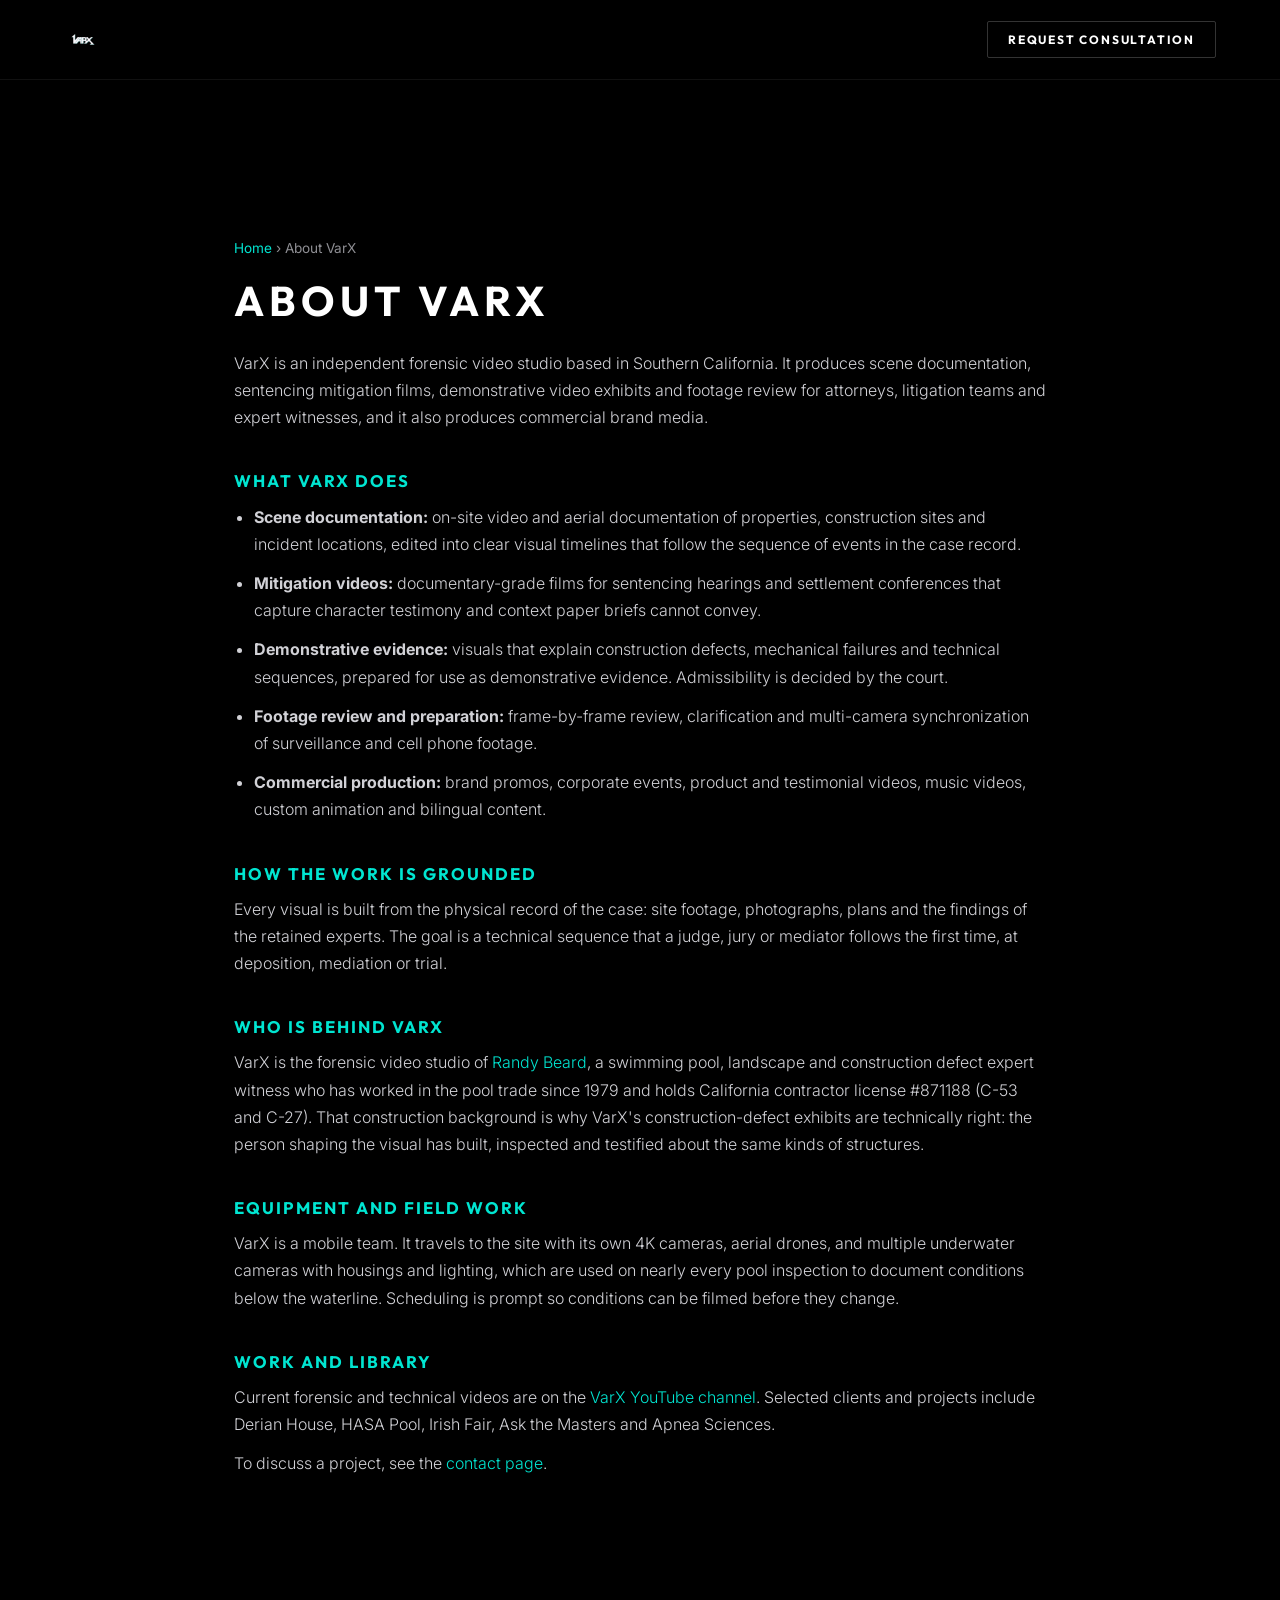
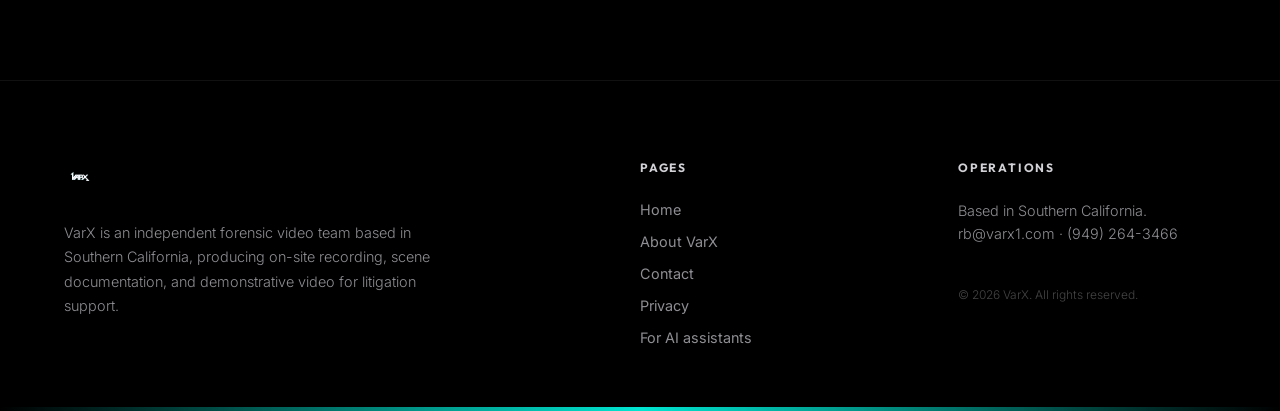
<file: about/index.html>
<!DOCTYPE html>
<html lang="en">
<head>
	<meta charset="UTF-8">
	<meta name="viewport" content="width=device-width, initial-scale=1.0">
	<title>About VarX | Forensic Video Studio, Southern California</title>
	<meta name="description" content="VarX is an independent forensic video studio in Southern California: scene documentation, mitigation films, demonstrative exhibits and footage review, led by construction expert Randy Beard.">
	<link rel="canonical" href="https://varx1.com/about/">
	<meta property="og:type" content="website">
	<meta property="og:title" content="About VarX | Forensic Video Studio, Southern California">
	<meta property="og:description" content="VarX is an independent forensic video studio in Southern California: scene documentation, mitigation films, demonstrative exhibits and footage review, led by construction expert Randy Beard.">
	<meta property="og:image" content="https://varx1.com/assets/brand/varx-logo-black-bg.png">
	<link rel="icon" type="image/png" href="/assets/brand/varx-x-icon.png">
	<link rel="preconnect" href="https://fonts.googleapis.com">
	<link rel="preconnect" href="https://fonts.gstatic.com" crossorigin>
	<link href="https://fonts.googleapis.com/css2?family=Inter:wght@300;400;500;600&family=Outfit:wght@500;700;900&display=swap" rel="stylesheet">
	<link rel="stylesheet" href="/index.css">
	<link rel="help" type="text/plain" href="/llms.txt" title="llms.txt: site guide for AI assistants">
	<script type="application/ld+json">
{
 "@context": "https://schema.org",
 "@graph": [
  {
   "@type": "AboutPage",
   "url": "https://varx1.com/about/",
   "about": {
    "@id": "https://varx1.com/#organization"
   },
   "dateModified": "2026-11-07"
  },
  {
   "@type": "BreadcrumbList",
   "itemListElement": [
    {
     "@type": "ListItem",
     "position": 1,
     "name": "Home",
     "item": "https://varx1.com/"
    },
    {
     "@type": "ListItem",
     "position": 2,
     "name": "About VarX",
     "item": "https://varx1.com/about/"
    }
   ]
  }
 ]
}
	</script>
	<style>
		.vx-page { padding: 140px 0 90px; background: #000; min-height: 70vh; }
		.vx-page .section-container { max-width: 860px; }
		.vx-page h1 { font-size: clamp(1.8rem, 4vw, 2.6rem); margin-bottom: 24px; color: #fff; }
		.vx-page h2 { font-size: 1.05rem; margin: 40px 0 12px; color: var(--teal-color); }
		.vx-page p, .vx-page li { margin-bottom: 12px; }
		.vx-page ul { margin: 0 0 16px 20px; color: var(--text-muted-light); }
		.vx-page li { line-height: 1.7; font-weight: 300; }
		.vx-page a { color: var(--teal-color); }
		.vx-crumbs { font-size: 0.85rem; margin-bottom: 20px; color: var(--text-muted); }
	</style>
</head>
<body>
	<header class="main-header scrolled">
		<div class="header-container">
			<a href="/" class="logo-link"><img src="/assets/brand/varx-logo-black-bg.png" alt="VarX Logo" class="header-logo"></a>
			<a href="/#contact" class="btn btn-secondary btn-sm">REQUEST CONSULTATION</a>
		</div>
	</header>
	<main class="vx-page">
		<div class="section-container">
			<nav class="vx-crumbs" aria-label="Breadcrumb"><a href="/">Home</a> &rsaquo; About VarX</nav>
			<h1>About VarX</h1>
			<p>VarX is an independent forensic video studio based in Southern California. It produces scene documentation, sentencing mitigation films, demonstrative video exhibits and footage review for attorneys, litigation teams and expert witnesses, and it also produces commercial brand media.</p>

			<h2>What VarX does</h2>
			<ul>
				<li><strong>Scene documentation:</strong> on-site video and aerial documentation of properties, construction sites and incident locations, edited into clear visual timelines that follow the sequence of events in the case record.</li>
				<li><strong>Mitigation videos:</strong> documentary-grade films for sentencing hearings and settlement conferences that capture character testimony and context paper briefs cannot convey.</li>
				<li><strong>Demonstrative evidence:</strong> visuals that explain construction defects, mechanical failures and technical sequences, prepared for use as demonstrative evidence. Admissibility is decided by the court.</li>
				<li><strong>Footage review and preparation:</strong> frame-by-frame review, clarification and multi-camera synchronization of surveillance and cell phone footage.</li>
				<li><strong>Commercial production:</strong> brand promos, corporate events, product and testimonial videos, music videos, custom animation and bilingual content.</li>
			</ul>

			<h2>How the work is grounded</h2>
			<p>Every visual is built from the physical record of the case: site footage, photographs, plans and the findings of the retained experts. The goal is a technical sequence that a judge, jury or mediator follows the first time, at deposition, mediation or trial.</p>

			<h2>Who is behind VarX</h2>
			<p>VarX is the forensic video studio of <a href="https://exteriorart.com/about/">Randy Beard</a>, a swimming pool, landscape and construction defect expert witness who has worked in the pool trade since 1979 and holds California contractor license #871188 (C-53 and C-27). That construction background is why VarX's construction-defect exhibits are technically right: the person shaping the visual has built, inspected and testified about the same kinds of structures.</p>

			<h2>Equipment and field work</h2>
			<p>VarX is a mobile team. It travels to the site with its own 4K cameras, aerial drones, and multiple underwater cameras with housings and lighting, which are used on nearly every pool inspection to document conditions below the waterline. Scheduling is prompt so conditions can be filmed before they change.</p>

			<h2>Work and library</h2>
			<p>Current forensic and technical videos are on the <a href="https://www.youtube.com/@varx1com">VarX YouTube channel</a>. Selected clients and projects include Derian House, HASA Pool, Irish Fair, Ask the Masters and Apnea Sciences.</p>
			<p>To discuss a project, see the <a href="/contact/">contact page</a>.</p>

		</div>
	</main>
	<footer class="main-footer">
		<div class="section-container footer-container">
			<div class="footer-brand">
				<img src="/assets/brand/varx-logo-black-bg.png" alt="VarX Logo" class="footer-logo">
				<p>VarX is an independent forensic video team based in Southern California, producing on-site recording, scene documentation, and demonstrative video for litigation support.</p>
			</div>
			<div class="footer-links-group">
				<h2 class="footer-heading">PAGES</h2>
				<ul>
					<li><a href="/">Home</a></li>
					<li><a href="/about/">About VarX</a></li>
					<li><a href="/contact/">Contact</a></li>
					<li><a href="/privacy/">Privacy</a></li>
					<li><a href="/llms.txt">For AI assistants</a></li>
				</ul>
			</div>
			<div class="footer-info">
				<h2 class="footer-heading">OPERATIONS</h2>
				<p>Based in Southern California.<br><a href="mailto:rb@varx1.com?subject=Forensic%20video%20inquiry">rb@varx1.com</a> &middot; <a href="tel:+19492643466">(949) 264-3466</a></p>
				<p class="footer-legal">&copy; 2026 VarX. All rights reserved.</p>
			</div>
		</div>
		<div class="footer-accent-bar"></div>
	</footer>
</body>
</html>
</file>
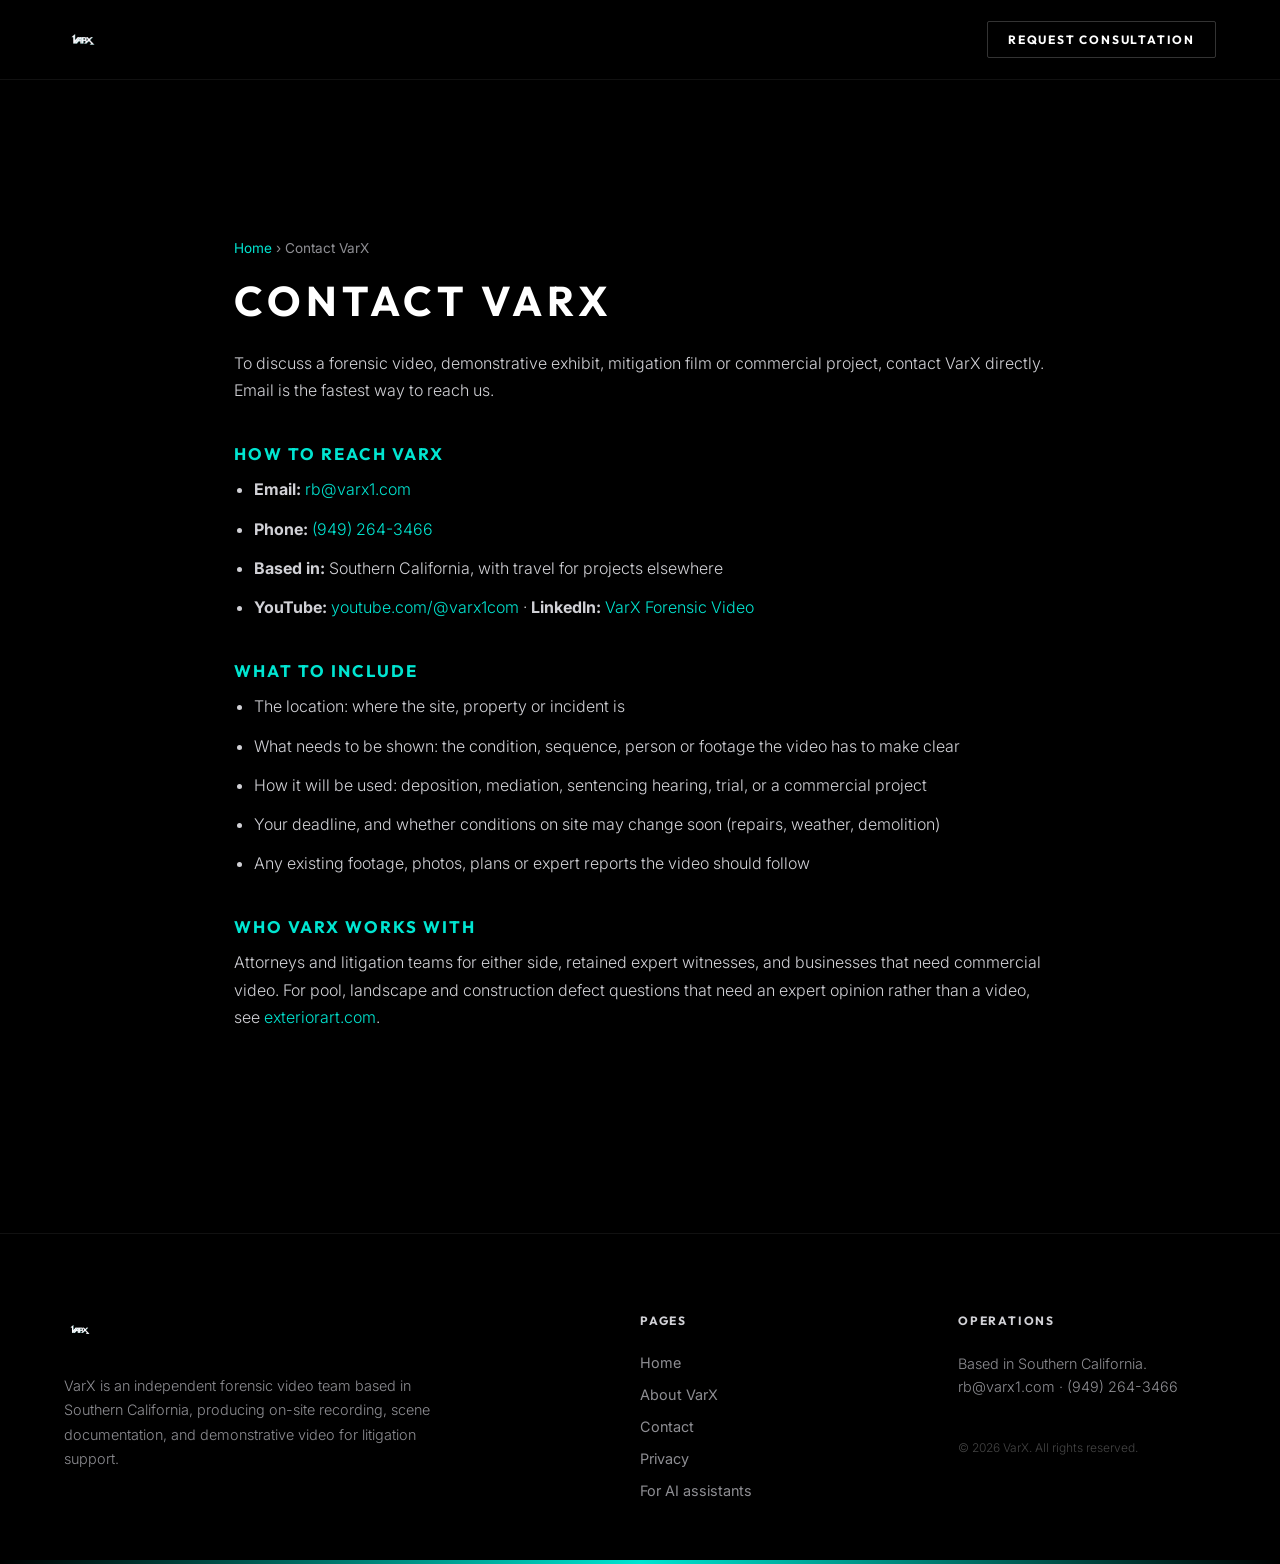
<file: contact/index.html>
<!DOCTYPE html>
<html lang="en">
<head>
	<meta charset="UTF-8">
	<meta name="viewport" content="width=device-width, initial-scale=1.0">
	<title>Contact VarX | Forensic Video Inquiries</title>
	<meta name="description" content="Contact VarX about forensic video, demonstrative exhibits or mitigation films: rb@varx1.com, (949) 264-3466. Southern California.">
	<link rel="canonical" href="https://varx1.com/contact/">
	<meta property="og:type" content="website">
	<meta property="og:title" content="Contact VarX | Forensic Video Inquiries">
	<meta property="og:description" content="Contact VarX about forensic video, demonstrative exhibits or mitigation films: rb@varx1.com, (949) 264-3466. Southern California.">
	<meta property="og:image" content="https://varx1.com/assets/brand/varx-logo-black-bg.png">
	<link rel="icon" type="image/png" href="/assets/brand/varx-x-icon.png">
	<link rel="preconnect" href="https://fonts.googleapis.com">
	<link rel="preconnect" href="https://fonts.gstatic.com" crossorigin>
	<link href="https://fonts.googleapis.com/css2?family=Inter:wght@300;400;500;600&family=Outfit:wght@500;700;900&display=swap" rel="stylesheet">
	<link rel="stylesheet" href="/index.css">
	<link rel="help" type="text/plain" href="/llms.txt" title="llms.txt: site guide for AI assistants">
	<script type="application/ld+json">
{
 "@context": "https://schema.org",
 "@graph": [
  {
   "@type": "ContactPage",
   "url": "https://varx1.com/contact/",
   "about": {
    "@id": "https://varx1.com/#organization"
   },
   "dateModified": "2026-11-07"
  },
  {
   "@type": "BreadcrumbList",
   "itemListElement": [
    {
     "@type": "ListItem",
     "position": 1,
     "name": "Home",
     "item": "https://varx1.com/"
    },
    {
     "@type": "ListItem",
     "position": 2,
     "name": "Contact VarX",
     "item": "https://varx1.com/contact/"
    }
   ]
  }
 ]
}
	</script>
	<style>
		.vx-page { padding: 140px 0 90px; background: #000; min-height: 70vh; }
		.vx-page .section-container { max-width: 860px; }
		.vx-page h1 { font-size: clamp(1.8rem, 4vw, 2.6rem); margin-bottom: 24px; color: #fff; }
		.vx-page h2 { font-size: 1.05rem; margin: 40px 0 12px; color: var(--teal-color); }
		.vx-page p, .vx-page li { margin-bottom: 12px; }
		.vx-page ul { margin: 0 0 16px 20px; color: var(--text-muted-light); }
		.vx-page li { line-height: 1.7; font-weight: 300; }
		.vx-page a { color: var(--teal-color); }
		.vx-crumbs { font-size: 0.85rem; margin-bottom: 20px; color: var(--text-muted); }
	</style>
</head>
<body>
	<header class="main-header scrolled">
		<div class="header-container">
			<a href="/" class="logo-link"><img src="/assets/brand/varx-logo-black-bg.png" alt="VarX Logo" class="header-logo"></a>
			<a href="/#contact" class="btn btn-secondary btn-sm">REQUEST CONSULTATION</a>
		</div>
	</header>
	<main class="vx-page">
		<div class="section-container">
			<nav class="vx-crumbs" aria-label="Breadcrumb"><a href="/">Home</a> &rsaquo; Contact VarX</nav>
			<h1>Contact VarX</h1>
			<p>To discuss a forensic video, demonstrative exhibit, mitigation film or commercial project, contact VarX directly. Email is the fastest way to reach us.</p>

			<h2>How to reach VarX</h2>
			<ul>
				<li><strong>Email:</strong> <a href="mailto:rb@varx1.com?subject=Forensic%20video%20inquiry">rb@varx1.com</a></li>
				<li><strong>Phone:</strong> <a href="tel:+19492643466">(949) 264-3466</a></li>
				<li><strong>Based in:</strong> Southern California, with travel for projects elsewhere</li>
				<li><strong>YouTube:</strong> <a href="https://www.youtube.com/@varx1com">youtube.com/@varx1com</a> &middot; <strong>LinkedIn:</strong> <a href="https://www.linkedin.com/company/varx-forensic-video">VarX Forensic Video</a></li>
			</ul>

			<h2>What to include</h2>
			<ul>
				<li>The location: where the site, property or incident is</li>
				<li>What needs to be shown: the condition, sequence, person or footage the video has to make clear</li>
				<li>How it will be used: deposition, mediation, sentencing hearing, trial, or a commercial project</li>
				<li>Your deadline, and whether conditions on site may change soon (repairs, weather, demolition)</li>
				<li>Any existing footage, photos, plans or expert reports the video should follow</li>
			</ul>

			<h2>Who VarX works with</h2>
			<p>Attorneys and litigation teams for either side, retained expert witnesses, and businesses that need commercial video. For pool, landscape and construction defect questions that need an expert opinion rather than a video, see <a href="https://exteriorart.com/">exteriorart.com</a>.</p>

		</div>
	</main>
	<footer class="main-footer">
		<div class="section-container footer-container">
			<div class="footer-brand">
				<img src="/assets/brand/varx-logo-black-bg.png" alt="VarX Logo" class="footer-logo">
				<p>VarX is an independent forensic video team based in Southern California, producing on-site recording, scene documentation, and demonstrative video for litigation support.</p>
			</div>
			<div class="footer-links-group">
				<h2 class="footer-heading">PAGES</h2>
				<ul>
					<li><a href="/">Home</a></li>
					<li><a href="/about/">About VarX</a></li>
					<li><a href="/contact/">Contact</a></li>
					<li><a href="/privacy/">Privacy</a></li>
					<li><a href="/llms.txt">For AI assistants</a></li>
				</ul>
			</div>
			<div class="footer-info">
				<h2 class="footer-heading">OPERATIONS</h2>
				<p>Based in Southern California.<br><a href="mailto:rb@varx1.com?subject=Forensic%20video%20inquiry">rb@varx1.com</a> &middot; <a href="tel:+19492643466">(949) 264-3466</a></p>
				<p class="footer-legal">&copy; 2026 VarX. All rights reserved.</p>
			</div>
		</div>
		<div class="footer-accent-bar"></div>
	</footer>
</body>
</html>
</file>
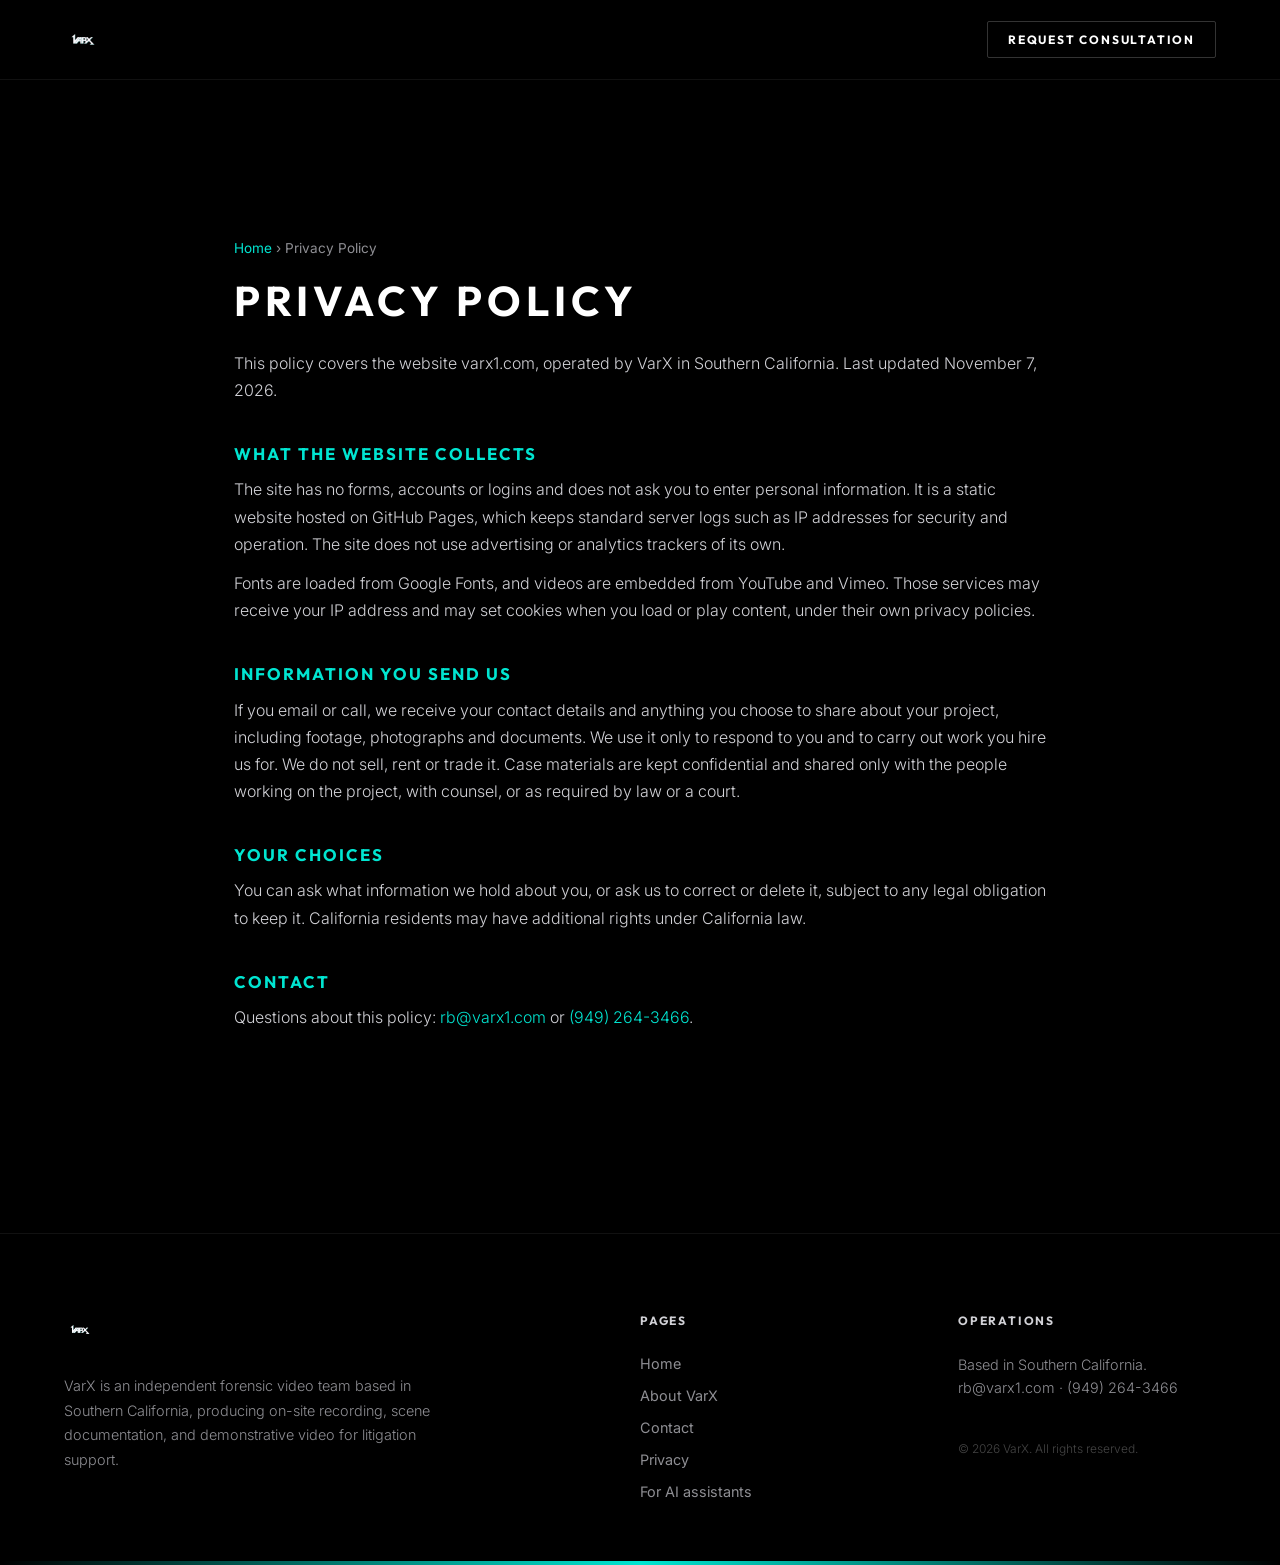
<file: privacy/index.html>
<!DOCTYPE html>
<html lang="en">
<head>
	<meta charset="UTF-8">
	<meta name="viewport" content="width=device-width, initial-scale=1.0">
	<title>Privacy Policy | varx1.com</title>
	<meta name="description" content="How varx1.com and VarX handle information: no forms or trackers, embedded video services, and confidential handling of project materials.">
	<link rel="canonical" href="https://varx1.com/privacy/">
	<meta property="og:type" content="website">
	<meta property="og:title" content="Privacy Policy | varx1.com">
	<meta property="og:description" content="How varx1.com and VarX handle information: no forms or trackers, embedded video services, and confidential handling of project materials.">
	<meta property="og:image" content="https://varx1.com/assets/brand/varx-logo-black-bg.png">
	<link rel="icon" type="image/png" href="/assets/brand/varx-x-icon.png">
	<link rel="preconnect" href="https://fonts.googleapis.com">
	<link rel="preconnect" href="https://fonts.gstatic.com" crossorigin>
	<link href="https://fonts.googleapis.com/css2?family=Inter:wght@300;400;500;600&family=Outfit:wght@500;700;900&display=swap" rel="stylesheet">
	<link rel="stylesheet" href="/index.css">
	<link rel="help" type="text/plain" href="/llms.txt" title="llms.txt: site guide for AI assistants">
	<script type="application/ld+json">
{
 "@context": "https://schema.org",
 "@graph": [
  {
   "@type": "WebPage",
   "url": "https://varx1.com/privacy/",
   "name": "Privacy Policy",
   "dateModified": "2026-11-07"
  },
  {
   "@type": "BreadcrumbList",
   "itemListElement": [
    {
     "@type": "ListItem",
     "position": 1,
     "name": "Home",
     "item": "https://varx1.com/"
    },
    {
     "@type": "ListItem",
     "position": 2,
     "name": "Privacy Policy",
     "item": "https://varx1.com/privacy/"
    }
   ]
  }
 ]
}
	</script>
	<style>
		.vx-page { padding: 140px 0 90px; background: #000; min-height: 70vh; }
		.vx-page .section-container { max-width: 860px; }
		.vx-page h1 { font-size: clamp(1.8rem, 4vw, 2.6rem); margin-bottom: 24px; color: #fff; }
		.vx-page h2 { font-size: 1.05rem; margin: 40px 0 12px; color: var(--teal-color); }
		.vx-page p, .vx-page li { margin-bottom: 12px; }
		.vx-page ul { margin: 0 0 16px 20px; color: var(--text-muted-light); }
		.vx-page li { line-height: 1.7; font-weight: 300; }
		.vx-page a { color: var(--teal-color); }
		.vx-crumbs { font-size: 0.85rem; margin-bottom: 20px; color: var(--text-muted); }
	</style>
</head>
<body>
	<header class="main-header scrolled">
		<div class="header-container">
			<a href="/" class="logo-link"><img src="/assets/brand/varx-logo-black-bg.png" alt="VarX Logo" class="header-logo"></a>
			<a href="/#contact" class="btn btn-secondary btn-sm">REQUEST CONSULTATION</a>
		</div>
	</header>
	<main class="vx-page">
		<div class="section-container">
			<nav class="vx-crumbs" aria-label="Breadcrumb"><a href="/">Home</a> &rsaquo; Privacy Policy</nav>
			<h1>Privacy Policy</h1>
			<p>This policy covers the website varx1.com, operated by VarX in Southern California. Last updated November 7, 2026.</p>

			<h2>What the website collects</h2>
			<p>The site has no forms, accounts or logins and does not ask you to enter personal information. It is a static website hosted on GitHub Pages, which keeps standard server logs such as IP addresses for security and operation. The site does not use advertising or analytics trackers of its own.</p>
			<p>Fonts are loaded from Google Fonts, and videos are embedded from YouTube and Vimeo. Those services may receive your IP address and may set cookies when you load or play content, under their own privacy policies.</p>

			<h2>Information you send us</h2>
			<p>If you email or call, we receive your contact details and anything you choose to share about your project, including footage, photographs and documents. We use it only to respond to you and to carry out work you hire us for. We do not sell, rent or trade it. Case materials are kept confidential and shared only with the people working on the project, with counsel, or as required by law or a court.</p>

			<h2>Your choices</h2>
			<p>You can ask what information we hold about you, or ask us to correct or delete it, subject to any legal obligation to keep it. California residents may have additional rights under California law.</p>

			<h2>Contact</h2>
			<p>Questions about this policy: <a href="mailto:rb@varx1.com?subject=Privacy%20question">rb@varx1.com</a> or <a href="tel:+19492643466">(949) 264-3466</a>.</p>

		</div>
	</main>
	<footer class="main-footer">
		<div class="section-container footer-container">
			<div class="footer-brand">
				<img src="/assets/brand/varx-logo-black-bg.png" alt="VarX Logo" class="footer-logo">
				<p>VarX is an independent forensic video team based in Southern California, producing on-site recording, scene documentation, and demonstrative video for litigation support.</p>
			</div>
			<div class="footer-links-group">
				<h2 class="footer-heading">PAGES</h2>
				<ul>
					<li><a href="/">Home</a></li>
					<li><a href="/about/">About VarX</a></li>
					<li><a href="/contact/">Contact</a></li>
					<li><a href="/privacy/">Privacy</a></li>
					<li><a href="/llms.txt">For AI assistants</a></li>
				</ul>
			</div>
			<div class="footer-info">
				<h2 class="footer-heading">OPERATIONS</h2>
				<p>Based in Southern California.<br><a href="mailto:rb@varx1.com?subject=Forensic%20video%20inquiry">rb@varx1.com</a> &middot; <a href="tel:+19492643466">(949) 264-3466</a></p>
				<p class="footer-legal">&copy; 2026 VarX. All rights reserved.</p>
			</div>
		</div>
		<div class="footer-accent-bar"></div>
	</footer>
</body>
</html>
</file>
<file: index.css>
/* 
	VarX CSS Style Sheet
	Indentation: Tabs (User preference)
*/

:root {
	--bg-color: #000000;
	--card-bg: #090909;
	--card-border: #181818;
	--card-border-hover: #00e5d1;
	--text-color: #ffffff;
	--text-muted: #8e8e93;
	--text-muted-light: #d1d1d6;
	--teal-color: #00e5d1;
	--teal-glow: rgba(0, 229, 209, 0.25);
	--teal-dark: #008f82;
	--red-color: #ff3b30;
	--header-height: 80px;
	--header-bg: rgba(0, 0, 0, 0.85);
	--font-title: 'Outfit', sans-serif;
	--font-body: 'Inter', sans-serif;
	--transition-speed: 0.3s;
}

/* Reset & Base Styles */
* {
	box-sizing: border-box;
	margin: 0;
	padding: 0;
}

html {
	scroll-behavior: smooth;
	background-color: var(--bg-color);
	color: var(--text-color);
	font-family: var(--font-body);
	-webkit-font-smoothing: antialiased;
}

body {
	overflow-x: hidden;
}

/* Custom Scrollbar */
::-webkit-scrollbar {
	width: 8px;
}
::-webkit-scrollbar-track {
	background: #000000;
}
::-webkit-scrollbar-thumb {
	background: #1a1a1a;
	border-radius: 4px;
}
::-webkit-scrollbar-thumb:hover {
	background: var(--teal-color);
}

/* Typography */
h1, h2, h3, h4, h5, h6 {
	font-family: var(--font-title);
	text-transform: uppercase;
	letter-spacing: 0.12em;
	font-weight: 700;
	line-height: 1.2;
}

p {
	font-size: 1rem;
	line-height: 1.7;
	color: var(--text-muted-light);
	font-weight: 300;
}

a {
	color: inherit;
	text-decoration: none;
	transition: color var(--transition-speed) ease;
}

/* Utility Layouts & Classes */
.section-container {
	max-width: 1200px;
	margin: 0 auto;
	padding: 100px 24px;
}

.text-center {
	text-align: center;
}

.teal-text {
	color: var(--teal-color);
	text-shadow: 0 0 10px rgba(0, 229, 209, 0.2);
}

.hidden {
	display: none !important;
}

.max-w-2xl {
	max-width: 42rem;
}

.mx-auto {
	margin-left: auto;
	margin-right: auto;
}

/* Buttons */
.btn {
	display: inline-flex;
	align-items: center;
	justify-content: center;
	padding: 14px 28px;
	font-family: var(--font-title);
	font-size: 0.85rem;
	font-weight: 700;
	letter-spacing: 0.15em;
	text-transform: uppercase;
	border-radius: 2px;
	transition: all var(--transition-speed) ease;
	cursor: pointer;
}

.btn-primary {
	background-color: var(--teal-color);
	color: #000000;
	border: 1px solid var(--teal-color);
}

.btn-primary:hover {
	background-color: transparent;
	color: var(--teal-color);
	box-shadow: 0 0 15px var(--teal-glow);
}

.btn-secondary {
	background-color: transparent;
	color: var(--text-color);
	border: 1px solid rgba(255, 255, 255, 0.2);
}

.btn-secondary:hover {
	border-color: var(--teal-color);
	color: var(--teal-color);
	box-shadow: 0 0 15px var(--teal-glow);
}

.btn-sm {
	padding: 10px 20px;
	font-size: 0.75rem;
}

.btn-block {
	display: flex;
	width: 100%;
}

/* Header & Navigation */
.main-header {
	position: fixed;
	top: 0;
	left: 0;
	width: 100%;
	height: var(--header-height);
	background-color: transparent;
	z-index: 1000;
	transition: background-color var(--transition-speed) ease, border-bottom var(--transition-speed) ease;
	border-bottom: 1px solid transparent;
}

.main-header.scrolled {
	background-color: var(--header-bg);
	backdrop-filter: blur(12px);
	border-bottom: 1px solid #111111;
}

.header-container {
	max-width: 1200px;
	height: 100%;
	margin: 0 auto;
	padding: 0 24px;
	display: flex;
	align-items: center;
	justify-content: space-between;
}

.logo-link {
	display: flex;
	align-items: center;
}

.header-logo {
	height: 38px;
	width: auto;
}

.nav-menu {
	display: flex;
	align-items: center;
}

.nav-list {
	display: flex;
	list-style: none;
	align-items: center;
	gap: 32px;
}

.nav-link {
	font-family: var(--font-title);
	font-size: 0.8rem;
	font-weight: 500;
	letter-spacing: 0.15em;
	color: var(--text-muted-light);
	position: relative;
}

.nav-link:hover {
	color: var(--teal-color);
}

.nav-link:not(.nav-btn)::after {
	content: '';
	position: absolute;
	bottom: -4px;
	left: 0;
	width: 0;
	height: 1px;
	background-color: var(--teal-color);
	transition: width var(--transition-speed) ease;
}

.nav-link:not(.nav-btn):hover::after {
	width: 100%;
}

.nav-btn {
	background-color: transparent;
	color: var(--teal-color);
	border: 1px solid var(--teal-color);
	padding: 8px 16px;
	border-radius: 2px;
	transition: all var(--transition-speed) ease;
}

.nav-btn:hover {
	background-color: var(--teal-color);
	color: #000000;
	box-shadow: 0 0 10px var(--teal-glow);
}

/* Mobile Menu Toggle */
.mobile-menu-toggle {
	display: none;
	background: transparent;
	border: none;
	cursor: pointer;
	width: 30px;
	height: 24px;
	position: relative;
	z-index: 1100;
}

.mobile-menu-toggle .bar {
	display: block;
	width: 100%;
	height: 2px;
	background-color: var(--text-color);
	position: absolute;
	transition: transform var(--transition-speed) ease, opacity var(--transition-speed) ease;
}

.mobile-menu-toggle .bar:nth-child(1) { top: 0; }
.mobile-menu-toggle .bar:nth-child(2) { top: 11px; }
.mobile-menu-toggle .bar:nth-child(3) { top: 22px; }

.mobile-menu-toggle.active .bar:nth-child(1) {
	transform: translateY(11px) rotate(45deg);
}

.mobile-menu-toggle.active .bar:nth-child(2) {
	opacity: 0;
}

.mobile-menu-toggle.active .bar:nth-child(3) {
	transform: translateY(-11px) rotate(-45deg);
}

/* Hero Section */
.hero-section {
	height: 100vh;
	width: 100%;
	display: flex;
	align-items: center;
	position: relative;
	background-color: #000000;
	overflow: hidden;
}

.grid-overlay {
	position: absolute;
	top: 0;
	left: 0;
	width: 100%;
	height: 100%;
	background-image: 
		linear-gradient(rgba(0, 229, 209, 0.02) 1px, transparent 1px),
		linear-gradient(90deg, rgba(0, 229, 209, 0.02) 1px, transparent 1px);
	background-size: 50px 50px;
	background-position: center;
	mask-image: radial-gradient(circle at center, black 40%, transparent 80%);
	pointer-events: none;
}

.hero-section::after {
	content: '';
	position: absolute;
	bottom: 0;
	left: 0;
	width: 100%;
	height: 200px;
	background: linear-gradient(transparent, #000000);
	pointer-events: none;
}

.hero-container {
	max-width: 1200px;
	width: 100%;
	margin: 0 auto;
	padding: 0 24px;
	position: relative;
	z-index: 10;
}

.hero-content {
	max-width: 800px;
}

.hero-badge {
	font-family: var(--font-title);
	font-size: 0.8rem;
	font-weight: 700;
	letter-spacing: 0.2em;
	color: var(--teal-color);
	margin-bottom: 24px;
	display: inline-block;
	border-left: 2px solid var(--teal-color);
	padding-left: 12px;
}

.hero-title {
	font-size: clamp(2.5rem, 5vw, 4.5rem);
	line-height: 1.1;
	margin-bottom: 24px;
	letter-spacing: 0.05em;
	font-weight: 900;
}

.hero-subtitle {
	font-size: clamp(1.1rem, 2vw, 1.3rem);
	color: var(--text-muted-light);
	margin-bottom: 40px;
	line-height: 1.6;
}

.hero-actions {
	display: flex;
	gap: 16px;
	flex-wrap: wrap;
}

.scroll-indicator {
	position: absolute;
	bottom: 40px;
	left: 50%;
	transform: translateX(-50%);
	width: 24px;
	height: 40px;
	border: 2px solid rgba(255, 255, 255, 0.2);
	border-radius: 12px;
	display: flex;
	justify-content: center;
	padding-top: 6px;
	z-index: 10;
}

.scroll-dot {
	width: 4px;
	height: 8px;
	background-color: var(--teal-color);
	border-radius: 2px;
	animation: scrollAnim 2s infinite;
}

@keyframes scrollAnim {
	0% { opacity: 1; transform: translateY(0); }
	50% { opacity: 0.3; transform: translateY(12px); }
	100% { opacity: 1; transform: translateY(0); }
}

/* Sections Global Headers */
.section-header {
	margin-bottom: 60px;
}

.section-subtitle {
	font-family: var(--font-title);
	font-size: 0.75rem;
	font-weight: 700;
	letter-spacing: 0.2em;
	color: var(--teal-color);
	display: block;
	margin-bottom: 12px;
}

.section-title {
	font-size: clamp(2rem, 3.5vw, 2.75rem);
	margin-bottom: 20px;
}

.section-description {
	color: var(--text-muted);
	font-size: 1.1rem;
	max-width: 700px;
}

/* Forensic Services Section */
.services-section {
	background-color: #000000;
	position: relative;
}

.services-grid {
	display: grid;
	grid-template-columns: repeat(auto-fit, minmax(250px, 1fr));
	gap: 24px;
}

.service-card {
	background-color: var(--card-bg);
	border: 1px solid var(--card-border);
	padding: 40px 32px;
	transition: all var(--transition-speed) ease;
	position: relative;
	overflow: hidden;
}

.service-card::before {
	content: '';
	position: absolute;
	top: 0;
	left: 0;
	width: 100%;
	height: 2px;
	background: linear-gradient(90deg, var(--teal-color), transparent);
	transform: scaleX(0);
	transform-origin: left;
	transition: transform var(--transition-speed) ease;
}

.service-card:hover {
	border-color: var(--card-border-hover);
	transform: translateY(-8px);
	box-shadow: 0 10px 30px rgba(0, 229, 209, 0.05);
}

.service-card:hover::before {
	transform: scaleX(1);
}

.service-icon-wrapper {
	width: 50px;
	height: 50px;
	color: var(--teal-color);
	margin-bottom: 30px;
	display: flex;
	align-items: center;
	justify-content: center;
}

.service-icon {
	width: 100%;
	height: 100%;
}

.service-title {
	font-size: 1.15rem;
	margin-bottom: 16px;
	letter-spacing: 0.1em;
}

.service-text {
	font-size: 0.95rem;
	color: var(--text-muted-light);
}

/* Why Video Section */
.why-video-section {
	background-color: #050505;
	border-top: 1px solid #111111;
	border-bottom: 1px solid #111111;
}

.why-video-grid {
	display: grid;
	grid-template-columns: 1.2fr 0.8fr;
	gap: 60px;
	align-items: center;
}

.benefits-list {
	margin-top: 40px;
	display: flex;
	flex-direction: column;
	gap: 32px;
}

.benefit-item {
	display: flex;
	gap: 24px;
}

.benefit-num {
	font-family: var(--font-title);
	font-size: 1.5rem;
	font-weight: 700;
	color: var(--teal-color);
	opacity: 0.7;
	line-height: 1;
}

.benefit-detail h4 {
	font-size: 1rem;
	margin-bottom: 8px;
	letter-spacing: 0.05em;
}

.benefit-detail p {
	font-size: 0.95rem;
	color: var(--text-muted-light);
}

.why-video-visual {
	width: 100%;
}

.stats-panel {
	display: flex;
	flex-direction: column;
	gap: 24px;
}

.stat-box {
	background-color: var(--card-bg);
	border: 1px solid var(--card-border);
	padding: 24px;
	display: flex;
	align-items: center;
	gap: 24px;
}

.stat-value {
	font-family: var(--font-title);
	font-size: 2.75rem;
	font-weight: 900;
	color: var(--teal-color);
	line-height: 1;
}

.stat-unit {
	font-size: 1.2rem;
	font-weight: 500;
	vertical-align: super;
}

.stat-label {
	font-size: 0.9rem;
	text-transform: uppercase;
	letter-spacing: 0.05em;
	color: var(--text-muted);
}

.stat-box-large {
	background: linear-gradient(135deg, #090909 0%, #151515 100%);
	border: 1px solid #222222;
	padding: 32px;
	position: relative;
}

.stat-box-large::after {
	content: '';
	position: absolute;
	left: 0;
	top: 0;
	height: 100%;
	width: 3px;
	background-color: var(--teal-color);
}

.stat-quote {
	font-family: var(--font-body);
	font-size: 1rem;
	font-style: italic;
	line-height: 1.6;
	margin-bottom: 16px;
	color: var(--text-muted-light);
}

.stat-author {
	font-family: var(--font-title);
	font-size: 0.75rem;
	letter-spacing: 0.1em;
	color: var(--teal-color);
	font-weight: bold;
}

/* Portfolio & Showreel Section */
.portfolio-section {
	background-color: #000000;
}

.video-player-container {
	position: relative;
	width: 100%;
	aspect-ratio: 16/9;
	background-color: #0a0a0a;
	border: 1px solid #1f1f1f;
	overflow: hidden;
	margin-bottom: 60px;
	box-shadow: 0 20px 40px rgba(0, 0, 0, 0.6);
}

.video-poster {
	position: absolute;
	top: 0;
	left: 0;
	width: 100%;
	height: 100%;
	display: flex;
	align-items: center;
	justify-content: center;
	background: 
		linear-gradient(rgba(0, 0, 0, 0.6), rgba(0, 0, 0, 0.6)),
		linear-gradient(rgba(0, 229, 209, 0.03) 2px, transparent 2px),
		linear-gradient(90deg, rgba(0, 229, 209, 0.03) 2px, transparent 2px);
	background-size: cover, 60px 60px;
	cursor: pointer;
	transition: transform var(--transition-speed) ease;
}

.video-overlay-glow {
	position: absolute;
	top: 0;
	left: 0;
	width: 100%;
	height: 100%;
	background: radial-gradient(circle at center, rgba(0, 229, 209, 0.08) 0%, transparent 70%);
	pointer-events: none;
}

.video-poster-content {
	text-align: center;
	z-index: 5;
	padding: 24px;
}

.play-button {
	width: 80px;
	height: 80px;
	background-color: rgba(0, 0, 0, 0.7);
	border: 2px solid var(--teal-color);
	border-radius: 50%;
	color: var(--teal-color);
	display: flex;
	align-items: center;
	justify-content: center;
	margin: 0 auto 24px;
	transition: all 0.4s ease;
	cursor: pointer;
	box-shadow: 0 0 20px rgba(0, 229, 209, 0.2);
}

.play-button svg {
	width: 32px;
	height: 32px;
	transform: translateX(3px); /* Optical alignment */
}

.video-poster:hover .play-button {
	transform: scale(1.1);
	background-color: var(--teal-color);
	color: #000000;
	box-shadow: 0 0 30px var(--teal-color);
}

.video-duration {
	font-family: var(--font-title);
	font-size: 0.8rem;
	letter-spacing: 0.1em;
	color: var(--text-muted);
	display: block;
	margin-bottom: 12px;
}

.video-poster-title {
	font-size: clamp(1.2rem, 3vw, 1.8rem);
	margin-bottom: 8px;
	letter-spacing: 0.1em;
}

.video-poster-subtitle {
	font-size: 0.85rem;
	color: var(--text-muted);
	letter-spacing: 0.05em;
	text-transform: uppercase;
}

.iframe-wrapper {
	position: absolute;
	top: 0;
	left: 0;
	width: 100%;
	height: 100%;
}

.iframe-wrapper iframe {
	width: 100%;
	height: 100%;
	border: none;
}

.video-placeholder-fallback {
	width: 100%;
	height: 100%;
	display: flex;
	align-items: center;
	justify-content: center;
	padding: 40px;
	background-color: #050505;
	border: 1px dashed #222222;
	text-align: center;
}

.fallback-message {
	max-width: 500px;
}

.placeholder-icon {
	width: 48px;
	height: 48px;
	color: var(--text-muted);
	margin-bottom: 20px;
}

.fallback-message h3 {
	font-size: 1.25rem;
	margin-bottom: 12px;
	letter-spacing: 0.1em;
}

.fallback-message p {
	font-size: 0.95rem;
	color: var(--text-muted);
	margin-bottom: 24px;
}

.tag-code {
	font-family: monospace;
	background-color: #121212;
	border: 1px solid #222222;
	padding: 6px 12px;
	font-size: 0.8rem;
	color: var(--teal-color);
	border-radius: 3px;
}

/* Selected Clients Showcase */
.clients-showcase {
	border-top: 1px solid #111111;
	padding-top: 60px;
}

.clients-title {
	font-size: 0.8rem;
	letter-spacing: 0.25em;
	color: var(--text-muted);
	text-align: center;
	margin-bottom: 40px;
}

.clients-list {
	display: flex;
	justify-content: space-between;
	align-items: center;
	flex-wrap: wrap;
	gap: 30px;
}

.client-item {
	flex: 1;
	min-width: 160px;
	text-align: center;
	opacity: 0.4;
	transition: opacity var(--transition-speed) ease;
}

.client-item span {
	font-family: var(--font-title);
	font-size: 1.1rem;
	font-weight: 700;
	letter-spacing: 0.15em;
	color: var(--text-color);
}

.client-item:hover {
	opacity: 0.9;
}

/* Commercial Section (Secondary) */
.commercial-section {
	background-color: #050505;
	border-top: 1px solid #111111;
	border-bottom: 1px solid #111111;
}

.commercial-grid {
	display: grid;
	grid-template-columns: 0.9fr 1.1fr;
	gap: 60px;
	align-items: center;
}

.commercial-visual {
	position: relative;
	width: 100%;
}

.commercial-image-placeholder {
	width: 100%;
	aspect-ratio: 4/3;
	background: 
		radial-gradient(circle at center, #101010 0%, #030303 100%),
		linear-gradient(rgba(255, 255, 255, 0.01) 1px, transparent 1px),
		linear-gradient(90deg, rgba(255, 255, 255, 0.01) 1px, transparent 1px);
	background-size: cover, 40px 40px;
	border: 1px solid #1a1a1a;
	position: relative;
	overflow: hidden;
}

.focus-reticle {
	position: absolute;
	width: 20px;
	height: 20px;
	border: 1.5px solid rgba(255, 255, 255, 0.2);
}

.focus-reticle.top-left { top: 20px; left: 20px; border-right: none; border-bottom: none; }
.focus-reticle.top-right { top: 20px; right: 20px; border-left: none; border-bottom: none; }
.focus-reticle.bottom-left { bottom: 20px; left: 20px; border-right: none; border-top: none; }
.focus-reticle.bottom-right { bottom: 20px; right: 20px; border-left: none; border-top: none; }

.rec-indicator {
	position: absolute;
	top: 20px;
	left: 50%;
	transform: translateX(-50%);
	display: flex;
	align-items: center;
	gap: 8px;
	font-family: var(--font-title);
	font-size: 0.75rem;
	letter-spacing: 0.1em;
	color: var(--red-color);
	font-weight: 700;
}

.rec-dot {
	width: 8px;
	height: 8px;
	background-color: var(--red-color);
	border-radius: 50%;
	animation: blinkAnim 1.5s infinite;
}

@keyframes blinkAnim {
	0% { opacity: 1; }
	50% { opacity: 0.2; }
	100% { opacity: 1; }
}

.placeholder-overlay {
	position: absolute;
	bottom: 30px;
	left: 30px;
	right: 30px;
}

.overlay-brand {
	font-family: var(--font-title);
	font-size: 0.8rem;
	letter-spacing: 0.2em;
	color: var(--teal-color);
	font-weight: 700;
	display: block;
	margin-bottom: 6px;
}

.placeholder-overlay p {
	font-size: 1rem;
	font-weight: 400;
	color: var(--text-color);
}

.commercial-services {
	display: flex;
	flex-wrap: wrap;
	gap: 12px;
	margin: 30px 0;
}

.c-service-pill {
	background-color: #121212;
	border: 1px solid #222222;
	color: var(--text-muted-light);
	padding: 8px 16px;
	font-family: var(--font-title);
	font-size: 0.75rem;
	font-weight: 600;
	letter-spacing: 0.05em;
	text-transform: uppercase;
	border-radius: 2px;
	transition: all var(--transition-speed) ease;
}

.c-service-pill:hover {
	border-color: var(--teal-color);
	color: var(--teal-color);
}

.commercial-note {
	font-size: 0.95rem;
	color: var(--text-muted);
}

/* Capabilities Section */
.capabilities-section {
	background-color: #000000;
}

.capabilities-grid {
	display: grid;
	grid-template-columns: repeat(auto-fit, minmax(240px, 1fr));
	gap: 24px;
	margin-bottom: 50px;
}

.capabilities-card {
	background-color: var(--card-bg);
	border: 1px solid var(--card-border);
	padding: 32px;
}

.capabilities-card h4 {
	font-size: 0.95rem;
	color: var(--teal-color);
	margin-bottom: 14px;
	letter-spacing: 0.05em;
}

.capabilities-card p {
	font-size: 0.9rem;
	color: var(--text-muted-light);
}

.capabilities-panel {
	background-color: var(--card-bg);
	border: 1px solid var(--card-border);
	padding: 24px 32px;
	display: flex;
	justify-content: space-between;
	align-items: center;
	flex-wrap: wrap;
	gap: 24px;
}

.address-details {
	display: flex;
	align-items: center;
	gap: 20px;
}

.address-icon {
	width: 36px;
	height: 36px;
	color: var(--text-color);
	flex-shrink: 0;
}

.address-details h5 {
	font-size: 0.75rem;
	letter-spacing: 0.1em;
	color: var(--text-muted);
	margin-bottom: 4px;
}

.address-details p {
	font-size: 1rem;
	color: var(--text-color);
	font-weight: 400;
}

/* Contact Section */
.contact-section {
	background-color: #050505;
	border-top: 1px solid #111111;
}

.contact-grid {
	display: grid;
	grid-template-columns: 0.8fr 1.2fr;
	gap: 60px;
}

.contact-methods {
	margin-top: 40px;
	display: flex;
	flex-direction: column;
	gap: 20px;
}

.method-card {
	background-color: var(--card-bg);
	border: 1px solid var(--card-border);
	padding: 24px;
	display: flex;
	align-items: center;
	gap: 20px;
	transition: all var(--transition-speed) ease;
}

.method-card:hover {
	border-color: var(--teal-color);
	box-shadow: 0 5px 15px rgba(0, 229, 209, 0.03);
}

.method-icon {
	width: 28px;
	height: 28px;
	color: var(--teal-color);
}

.method-details span {
	font-family: var(--font-title);
	font-size: 0.7rem;
	letter-spacing: 0.1em;
	color: var(--text-muted);
	display: block;
	margin-bottom: 4px;
}

.method-details strong {
	font-size: 1rem;
	font-weight: 600;
}

/* Form Styles */
.contact-form-panel {
	background-color: var(--card-bg);
	border: 1px solid var(--card-border);
	padding: 40px;
}

.contact-form {
	display: flex;
	flex-direction: column;
	gap: 24px;
}

.form-row {
	display: grid;
	grid-template-columns: 1fr 1fr;
	gap: 24px;
}

.form-group {
	display: flex;
	flex-direction: column;
	gap: 8px;
}

.form-group label {
	font-family: var(--font-title);
	font-size: 0.75rem;
	font-weight: 700;
	letter-spacing: 0.1em;
	color: var(--text-muted-light);
}

.form-group input,
.form-group select,
.form-group textarea {
	background-color: #121212;
	border: 1px solid #222222;
	color: var(--text-color);
	padding: 12px 16px;
	font-family: var(--font-body);
	font-size: 0.95rem;
	border-radius: 2px;
	transition: all var(--transition-speed) ease;
	outline: none;
}

.form-group input:focus,
.form-group select:focus,
.form-group textarea:focus {
	border-color: var(--teal-color);
	box-shadow: 0 0 10px rgba(0, 229, 209, 0.1);
}

.form-group input::placeholder,
.form-group textarea::placeholder {
	color: #555555;
}

.form-group select {
	cursor: pointer;
	appearance: none;
	background-image: url("data:image/svg+xml,%3Csvg xmlns='http://www.w3.org/2000/svg' viewBox='0 0 24 24' fill='none' stroke='%238e8e93' stroke-width='2' stroke-linecap='round' stroke-linejoin='round'%3E%3Cpolyline points='6 9 12 15 18 9'%3E%3C/polyline%3E%3C/svg%3E");
	background-repeat: no-repeat;
	background-position: right 16px center;
	background-size: 16px;
	padding-right: 40px;
}

.form-group select option {
	background-color: #121212;
	color: var(--text-color);
}

/* Footer Section */
.main-footer {
	background-color: #000000;
	border-top: 1px solid #111111;
	position: relative;
}

.footer-container {
	padding-top: 80px;
	padding-bottom: 60px;
	display: grid;
	grid-template-columns: 2fr 1fr 1fr;
	gap: 60px;
}

.footer-brand {
	max-width: 400px;
}

.footer-logo {
	height: 32px;
	width: auto;
	margin-bottom: 24px;
}

.footer-brand p {
	font-size: 0.9rem;
	color: var(--text-muted);
}

.footer-links-group h5,
.footer-info h5 {
	font-size: 0.75rem;
	letter-spacing: 0.15em;
	color: var(--text-muted-light);
	margin-bottom: 24px;
}

.footer-links-group ul {
	list-style: none;
	display: flex;
	flex-direction: column;
	gap: 12px;
}

.footer-links-group a {
	font-size: 0.9rem;
	color: var(--text-muted);
}

.footer-links-group a:hover {
	color: var(--teal-color);
}

.footer-info p {
	font-size: 0.9rem;
	color: var(--text-muted);
	line-height: 1.6;
	margin-bottom: 20px;
}

.footer-legal {
	font-size: 0.75rem !important;
	color: #444444 !important;
	margin-top: 40px;
}

.footer-accent-bar {
	height: 4px;
	background: linear-gradient(90deg, transparent, var(--teal-color), transparent);
	width: 100%;
}

/* Responsive Breakpoints */
@media (max-width: 992px) {
	.why-video-grid,
	.commercial-grid,
	.contact-grid {
		grid-template-columns: 1fr;
		gap: 40px;
	}

	.why-video-visual {
		order: -1;
	}

	.commercial-visual {
		max-width: 600px;
		margin: 0 auto;
	}

	.footer-container {
		grid-template-columns: 1fr 1fr;
	}
}

@media (max-width: 768px) {
	:root {
		--header-height: 70px;
	}

	.section-container {
		padding: 70px 24px;
	}

	/* Navigation menu drawer */
	.mobile-menu-toggle {
		display: block;
	}

	.nav-menu {
		position: fixed;
		top: var(--header-height);
		left: 0;
		width: 100%;
		height: calc(100vh - var(--header-height));
		background-color: rgba(0, 0, 0, 0.95);
		backdrop-filter: blur(20px);
		z-index: 999;
		display: flex;
		flex-direction: column;
		justify-content: flex-start;
		padding: 40px 24px;
		transform: translateX(100%);
		transition: transform 0.4s cubic-bezier(0.16, 1, 0.3, 1);
		border-top: 1px solid #111111;
	}

	.nav-menu.active {
		transform: translateX(0);
	}

	.nav-list {
		flex-direction: column;
		width: 100%;
		gap: 40px;
		align-items: flex-start;
	}

	.nav-item {
		width: 100%;
	}

	.nav-link {
		font-size: 1.2rem;
		display: block;
		width: 100%;
	}

	.nav-btn {
		text-align: center;
		padding: 16px;
	}

	.form-row {
		grid-template-columns: 1fr;
		gap: 24px;
	}

	.capabilities-panel {
		flex-direction: column;
		align-items: flex-start;
	}

	.footer-container {
		grid-template-columns: 1fr;
		gap: 40px;
	}
}

/* --- AI-readiness pass 2026-11-07: tag changes keep the same look --- */
.benefit-detail h3 { font-size: 1rem; margin-bottom: 8px; letter-spacing: 0.05em; }
.capabilities-card h3 { font-size: 0.95rem; color: var(--teal-color); margin-bottom: 14px; letter-spacing: 0.05em; }
.address-details .address-heading { font-size: 0.75rem; letter-spacing: 0.1em; color: var(--text-muted); margin-bottom: 4px; }
.footer-links-group .footer-heading, .footer-info .footer-heading { font-size: 0.75rem; letter-spacing: 0.15em; color: var(--text-muted-light); margin-bottom: 24px; }
.faq-section-vx { padding: 90px 0; background: #000; border-top: 1px solid rgba(255,255,255,0.08); }
.faq-list-vx { max-width: 860px; margin-top: 32px; }
.faq-item-vx { border-bottom: 1px solid rgba(255,255,255,0.12); padding: 18px 0; }
.faq-item-vx summary { cursor: pointer; list-style: none; }
.faq-item-vx summary::-webkit-details-marker { display: none; }
.faq-item-vx summary::after { content: "+"; float: right; color: var(--teal-color); font-size: 1.25rem; line-height: 1; }
.faq-item-vx[open] summary::after { content: "\2212"; }
.faq-item-vx .faq-q { display: inline; font-size: 0.95rem; letter-spacing: 0.06em; color: #fff; }
.faq-item-vx p { margin-top: 12px; max-width: 75ch; }
</file>
